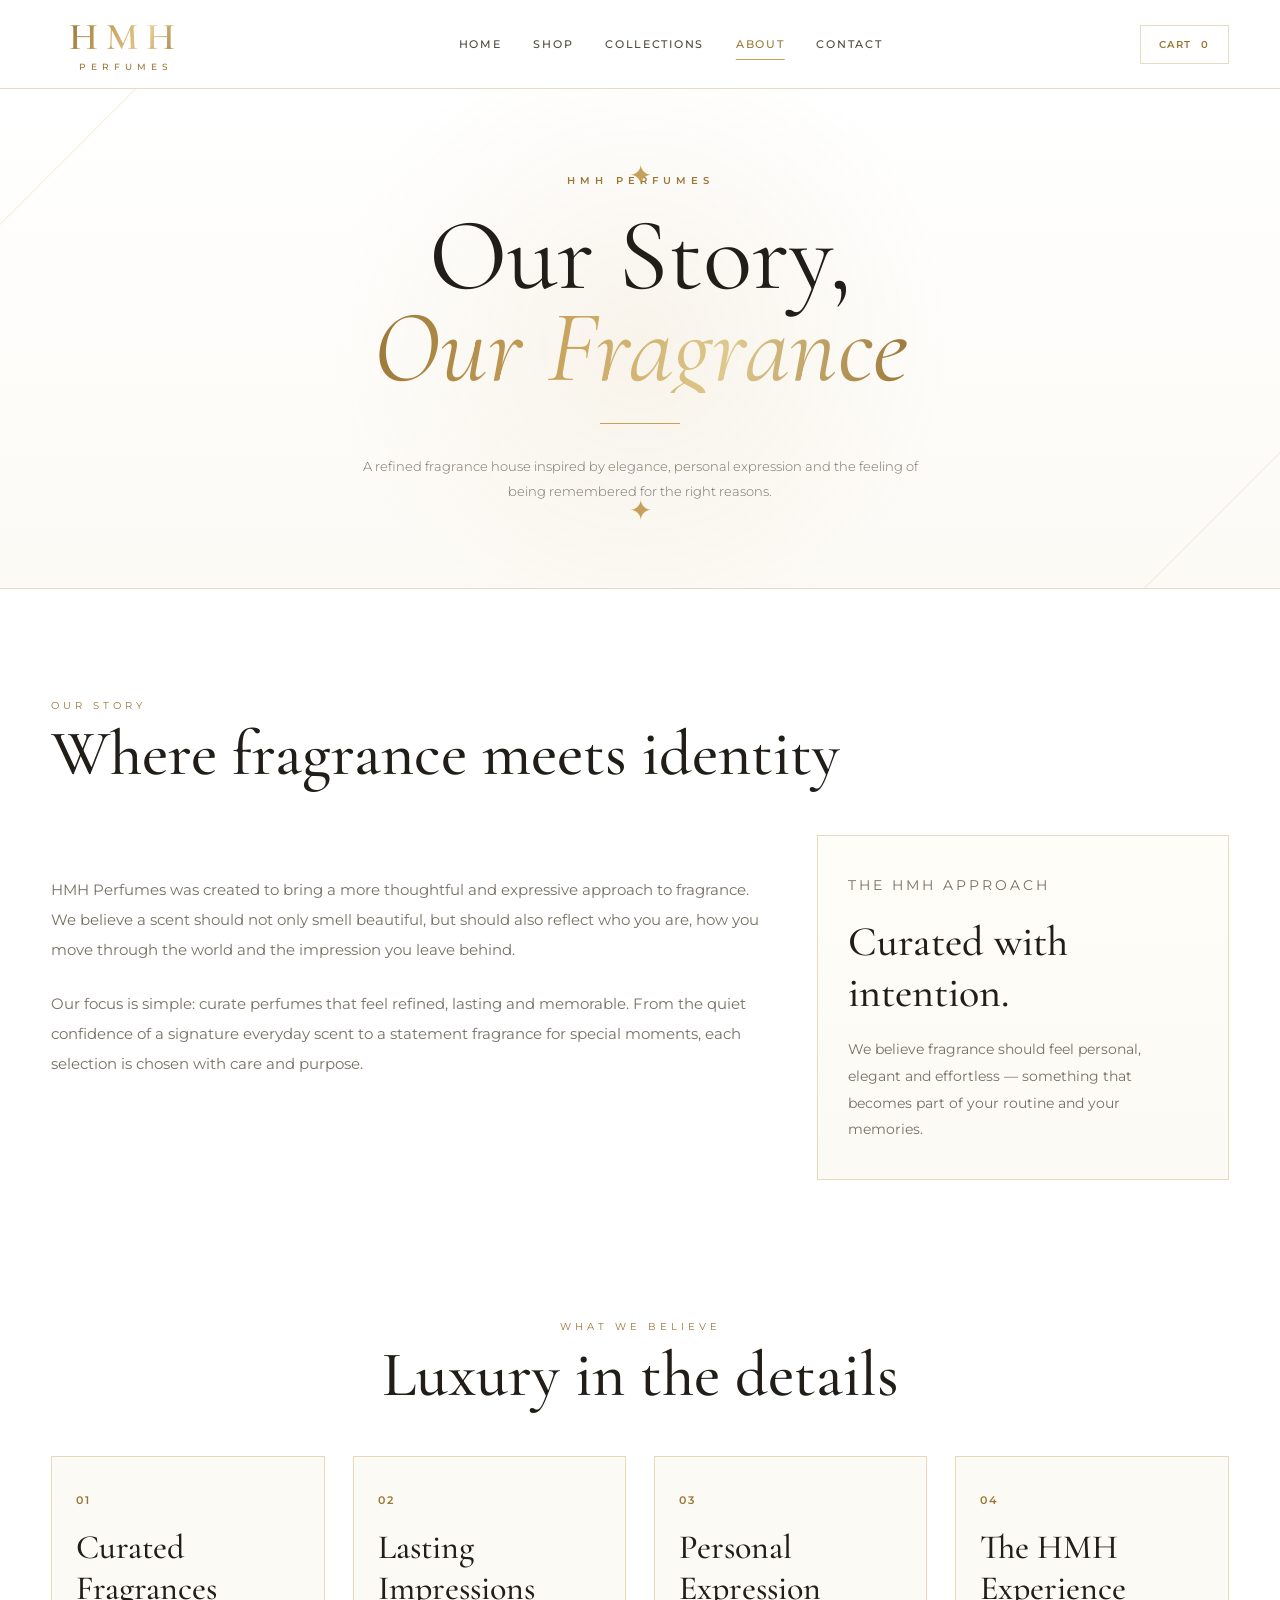
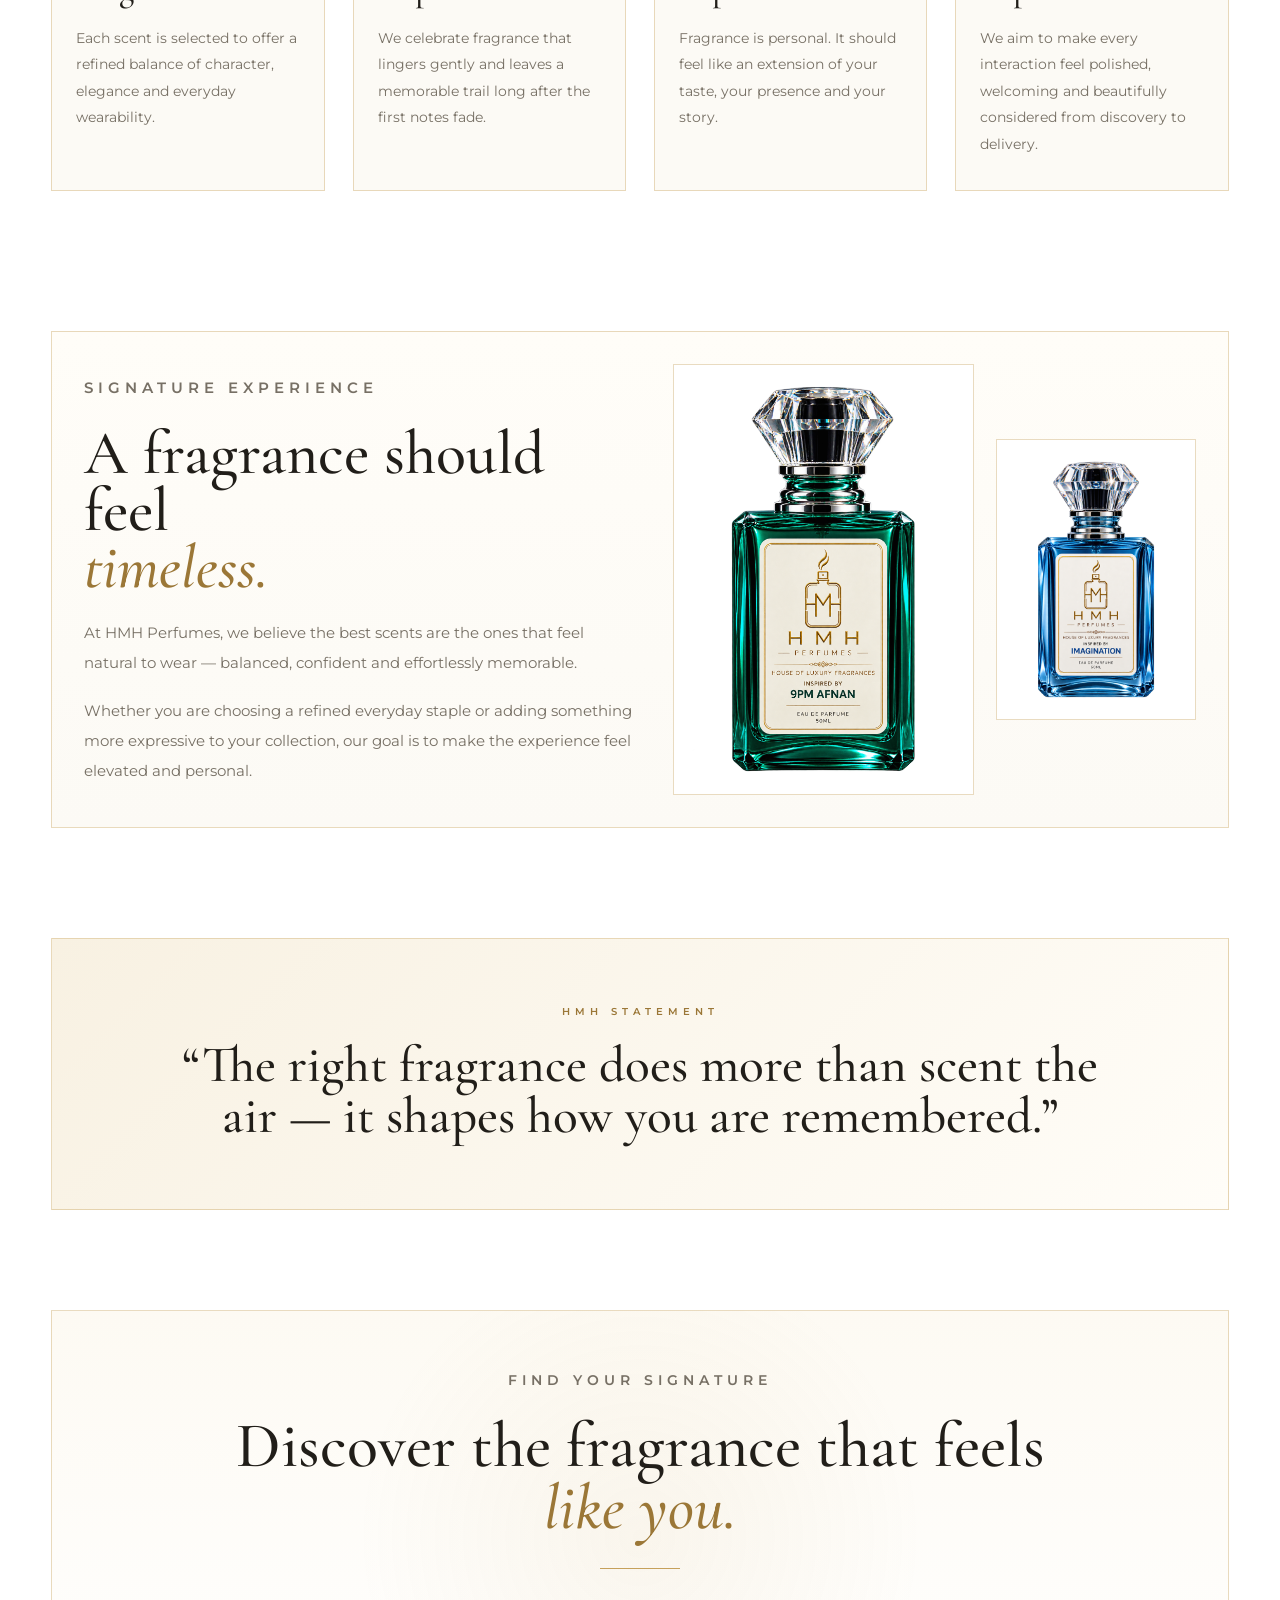
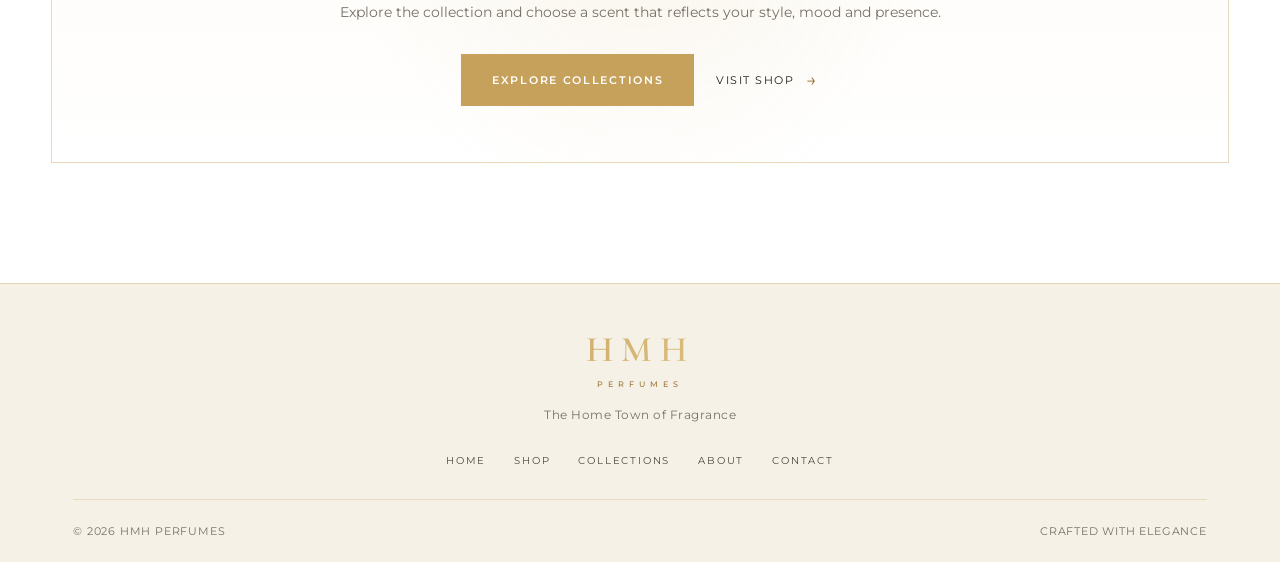
<file: about.html>
﻿<!DOCTYPE html>
<html lang="en">
<head>
    <meta charset="UTF-8">
    <meta name="viewport" content="width=device-width, initial-scale=1.0">

    <title>About | HMH Perfumes</title>

    <link rel="preconnect" href="https://fonts.googleapis.com">
    <link rel="preconnect" href="https://fonts.gstatic.com" crossorigin>

    <link
        href="https://fonts.googleapis.com/css2?family=Cormorant+Garamond:wght@400;500;600;700&family=Montserrat:wght@300;400;500;600&display=swap"
        rel="stylesheet"
    >

    <link rel="stylesheet" href="about.css">
</head>
<body>

    <header class="site-header">

        <div class="header-inner">

            <a href="index.html" class="brand">
                <span class="brand-main">HMH</span>
                <span class="brand-sub">PERFUMES</span>
            </a>

            <nav class="main-nav">
                <a href="index.html">Home</a>
                <a href="shop.html">Shop</a>
                <a href="categories.html">Collections</a>
                <a href="about.html" class="active">About</a>
                <a href="contact.html">Contact</a>
            </nav>

            <a href="cart.html" class="cart-link">
                Cart <span class="cart-count">0</span>
            </a>

        </div>

    </header>

    <main>

        <section class="page-hero">

            <div class="ornament top-ornament">✦</div>

            <p class="eyebrow">HMH PERFUMES</p>

            <h1>
                Our Story,
                <span>Our Fragrance</span>
            </h1>

            <div class="gold-line"></div>

            <p class="hero-description">
                A refined fragrance house inspired by elegance, personal expression and the feeling of being remembered for the right reasons.
            </p>

            <div class="ornament bottom-ornament">✦</div>

        </section>

        <section class="story-section">

            <div class="section-heading">
                <p>OUR STORY</p>
                <h2>Where fragrance meets identity</h2>
            </div>

            <div class="story-grid">

                <div class="story-copy">
                    <p>
                        HMH Perfumes was created to bring a more thoughtful and expressive approach to fragrance.
                        We believe a scent should not only smell beautiful, but should also reflect who you are, how you move through the world and the impression you leave behind.
                    </p>

                    <p>
                        Our focus is simple: curate perfumes that feel refined, lasting and memorable. From the quiet confidence of a signature everyday scent to a statement fragrance for special moments, each selection is chosen with care and purpose.
                    </p>
                </div>

                <div class="story-panel">
                    <p class="mini-label">THE HMH APPROACH</p>
                    <h3>Curated with intention.</h3>
                    <p>
                        We believe fragrance should feel personal, elegant and effortless — something that becomes part of your routine and your memories.
                    </p>
                </div>

            </div>

        </section>

        <section class="philosophy-section">

            <div class="section-heading centered">
                <p>WHAT WE BELIEVE</p>
                <h2>Luxury in the details</h2>
            </div>

            <div class="philosophy-grid">

                <article class="philosophy-card">
                    <span class="card-number">01</span>
                    <h3>Curated Fragrances</h3>
                    <p>
                        Each scent is selected to offer a refined balance of character, elegance and everyday wearability.
                    </p>
                </article>

                <article class="philosophy-card">
                    <span class="card-number">02</span>
                    <h3>Lasting Impressions</h3>
                    <p>
                        We celebrate fragrance that lingers gently and leaves a memorable trail long after the first notes fade.
                    </p>
                </article>

                <article class="philosophy-card">
                    <span class="card-number">03</span>
                    <h3>Personal Expression</h3>
                    <p>
                        Fragrance is personal. It should feel like an extension of your taste, your presence and your story.
                    </p>
                </article>

                <article class="philosophy-card">
                    <span class="card-number">04</span>
                    <h3>The HMH Experience</h3>
                    <p>
                        We aim to make every interaction feel polished, welcoming and beautifully considered from discovery to delivery.
                    </p>
                </article>

            </div>

        </section>

        <section class="experience-section">

            <div class="experience-content">

                <div class="experience-copy">
                    <p class="eyebrow">SIGNATURE EXPERIENCE</p>
                    <h2>
                        A fragrance should feel
                        <span>timeless.</span>
                    </h2>

                    <p>
                        At HMH Perfumes, we believe the best scents are the ones that feel natural to wear — balanced, confident and effortlessly memorable.
                    </p>

                    <p>
                        Whether you are choosing a refined everyday staple or adding something more expressive to your collection, our goal is to make the experience feel elevated and personal.
                    </p>
                </div>

                <div class="experience-visual">
                    <div class="visual-card main-card">
                        <img
                            src="images/eb234a7c-7804-4485-a522-682d16050d8d.png"
                            alt="HMH fragrance bottle"
                        >
                    </div>

                    <div class="visual-card side-card">
                        <img
                            src="images/53cffe72-a68c-437d-a3b4-0e9c0e7a6394.png"
                            alt="HMH fragrance bottle"
                        >
                    </div>
                </div>

            </div>

        </section>

        <section class="quote-section">
            <div class="quote-inner">
                <p class="eyebrow">HMH STATEMENT</p>
                <blockquote>
                    “The right fragrance does more than scent the air — it shapes how you are remembered.”
                </blockquote>
            </div>
        </section>

        <section class="cta-section">
            <div class="cta-inner">
                <p class="eyebrow">FIND YOUR SIGNATURE</p>
                <h2>
                    Discover the fragrance that feels
                    <span>like you.</span>
                </h2>
                <div class="gold-line"></div>
                <p>
                    Explore the collection and choose a scent that reflects your style, mood and presence.
                </p>
                <div class="cta-actions">
                    <a href="categories.html" class="gold-btn">Explore Collections</a>
                    <a href="shop.html" class="text-btn">Visit Shop <span>→</span></a>
                </div>
            </div>
        </section>

    </main>

    <footer class="site-footer">

        <div class="footer-brand">
            <div class="brand-main">HMH</div>
            <div class="brand-sub">PERFUMES</div>
            <p>The Home Town of Fragrance</p>
        </div>

        <div class="footer-links">
            <a href="index.html">Home</a>
            <a href="shop.html">Shop</a>
            <a href="categories.html">Collections</a>
            <a href="about.html">About</a>
            <a href="contact.html">Contact</a>
        </div>

        <div class="footer-bottom">
            <span>© 2026 HMH Perfumes</span>
            <span>Crafted with elegance</span>
        </div>

    </footer>

    <script src="about.js"></script>
</body>
</html>
</file>
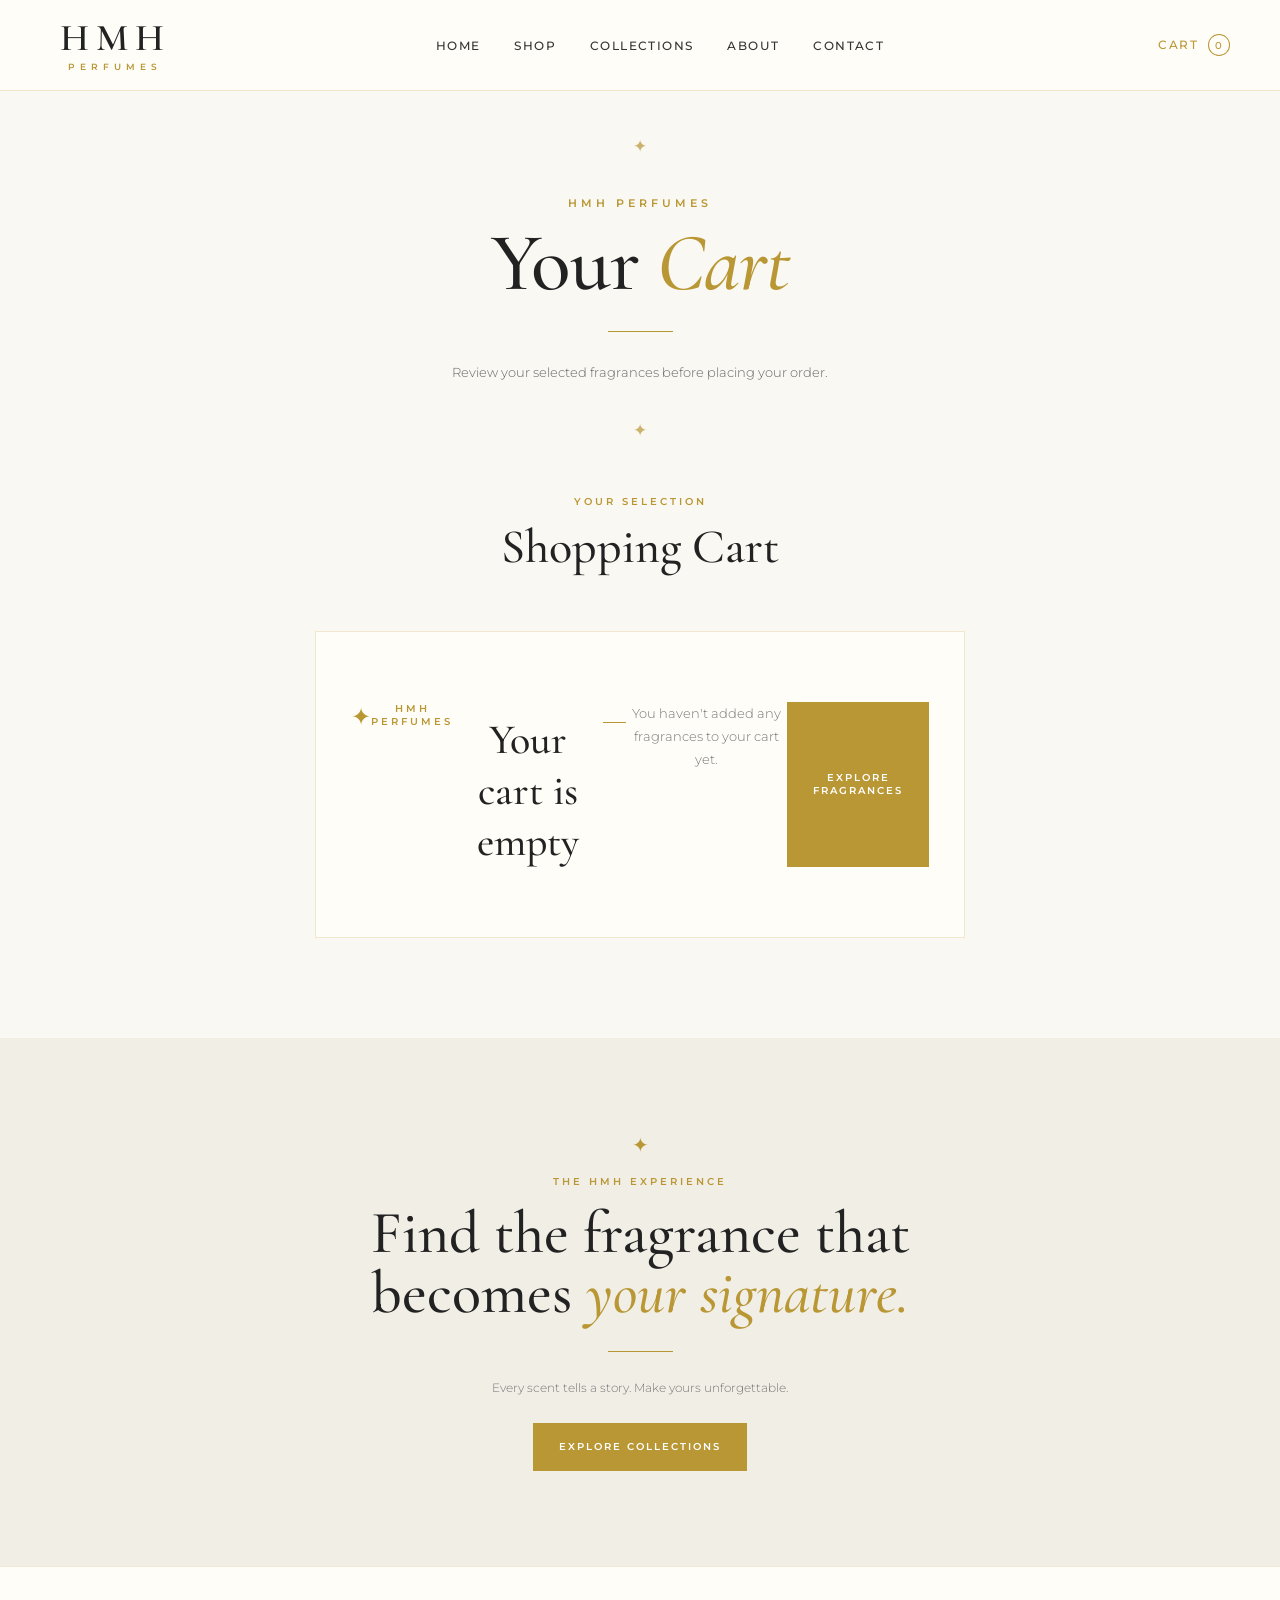
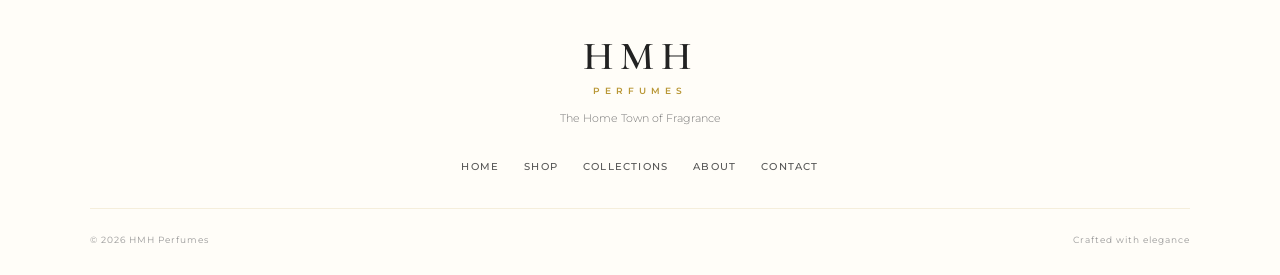
<file: cart.html>
<!DOCTYPE html>
<html lang="en">
<head>
    <meta charset="UTF-8">
    <meta name="viewport" content="width=device-width, initial-scale=1.0">

    <title>Your Cart | HMH Perfumes</title>

    <link rel="preconnect" href="https://fonts.googleapis.com">
    <link rel="preconnect" href="https://fonts.gstatic.com" crossorigin>

    <link href="https://fonts.googleapis.com/css2?family=Cormorant+Garamond:wght@400;500;600;700&family=Montserrat:wght@300;400;500;600&display=swap" rel="stylesheet">

    <link rel="stylesheet" href="cart.css">
</head>

<body>

<header class="site-header">
    <div class="header-inner">

        <a href="index.html" class="brand">
            <span class="brand-main">HMH</span>
            <span class="brand-sub">PERFUMES</span>
        </a>

        <nav class="main-nav">
            <a href="index.html">Home</a>
            <a href="shop.html">Shop</a>
            <a href="categories.html">Collections</a>
            <a href="about.html">About</a>
            <a href="contact.html">Contact</a>
        </nav>

        <a href="cart.html" class="cart-link active">
            Cart <span class="cart-count">0</span>
        </a>

    </div>
</header>


<!-- HERO -->

<section class="page-hero">

    <div class="ornament top-ornament">✦</div>

    <p class="eyebrow">HMH PERFUMES</p>

    <h1>Your <span>Cart</span></h1>

    <div class="gold-line"></div>

    <p class="hero-description">
        Review your selected fragrances before placing your order.
    </p>

    <div class="ornament bottom-ornament">✦</div>

</section>


<!-- CART -->

<section class="cart-section">

    <div class="section-heading">
        <p>YOUR SELECTION</p>
        <h2>Shopping Cart</h2>
    </div>


    <!-- EMPTY CART -->

    <div id="emptyCart" class="empty-cart">

        <div class="empty-icon">✦</div>

        <p class="empty-label">HMH PERFUMES</p>

        <h3>Your cart is empty</h3>

        <div class="empty-line"></div>

        <p>
            You haven't added any fragrances to your cart yet.
        </p>

        <a href="shop.html" class="gold-button">
            Explore Fragrances
        </a>

    </div>


    <!-- CART CONTENT -->

    <div id="cartContent" class="cart-content">

        <div id="cartItems" class="cart-items"></div>

        <div class="customer-details">
            <div class="summary-heading">
                <p>CUSTOMER DETAILS</p>
                <h3>Delivery Details</h3>
            </div>

            <div class="customer-grid">
                <div class="customer-field">
                    <label for="customerName">Full Name</label>
                    <input id="customerName" name="customerName" type="text" required>
                </div>

                <div class="customer-field">
                    <label for="customerPhone">Phone / WhatsApp</label>
                    <input id="customerPhone" name="customerPhone" type="tel" required>
                </div>

                <div class="customer-field">
                    <label for="customerCity">City</label>
                    <input id="customerCity" name="customerCity" type="text" required>
                </div>

                <div class="customer-field">
                    <label for="customerAddress">Delivery Address</label>
                    <textarea id="customerAddress" name="customerAddress" rows="4" required></textarea>
                </div>
            </div>
        </div>

        <!-- SUMMARY -->

        <div class="cart-summary">

            <div class="summary-heading">
                <p>ORDER SUMMARY</p>
                <h3>Your Selection</h3>
            </div>

            <div class="summary-row">
                <span>Subtotal</span>
                <strong id="cartSubtotal">PKR 0</strong>
            </div>

            <div class="summary-row">
                <span>Delivery</span>
                <span>Calculated on WhatsApp</span>
            </div>

            <div class="summary-line"></div>

            <div class="summary-total">
                <span>Total</span>
                <strong id="cartTotal">PKR 0</strong>
            </div>

            <button
                type="button"
                class="checkout-button"
                onclick="checkoutWhatsApp()"
            >
                Confirm Order on WhatsApp
            </button>

            <button
                type="button"
                class="clear-button"
                onclick="clearCart()"
            >
                Clear Cart
            </button>

        </div>

    </div>

</section>


<!-- LUXURY CTA -->

<section class="luxury-cta">

    <div class="cta-ornament">✦</div>

    <p>THE HMH EXPERIENCE</p>

    <h2>
        Find the fragrance that becomes
        <span>your signature.</span>
    </h2>

    <div class="gold-line"></div>

    <p class="cta-text">
        Every scent tells a story. Make yours unforgettable.
    </p>

    <a href="categories.html" class="gold-button">
        Explore Collections
    </a>

</section>


<!-- FOOTER -->

<footer class="site-footer">

    <div class="footer-brand">

        <div class="brand-main">HMH</div>

        <div class="brand-sub">PERFUMES</div>

        <p>The Home Town of Fragrance</p>

    </div>


    <div class="footer-links">

        <a href="index.html">Home</a>
        <a href="shop.html">Shop</a>
        <a href="categories.html">Collections</a>
        <a href="about.html">About</a>
        <a href="contact.html">Contact</a>

    </div>


    <div class="footer-bottom">

        <span>© 2026 HMH Perfumes</span>

        <span>Crafted with elegance</span>

    </div>

</footer>


<script src="cart.js"></script>

</body>
</html>
</file>
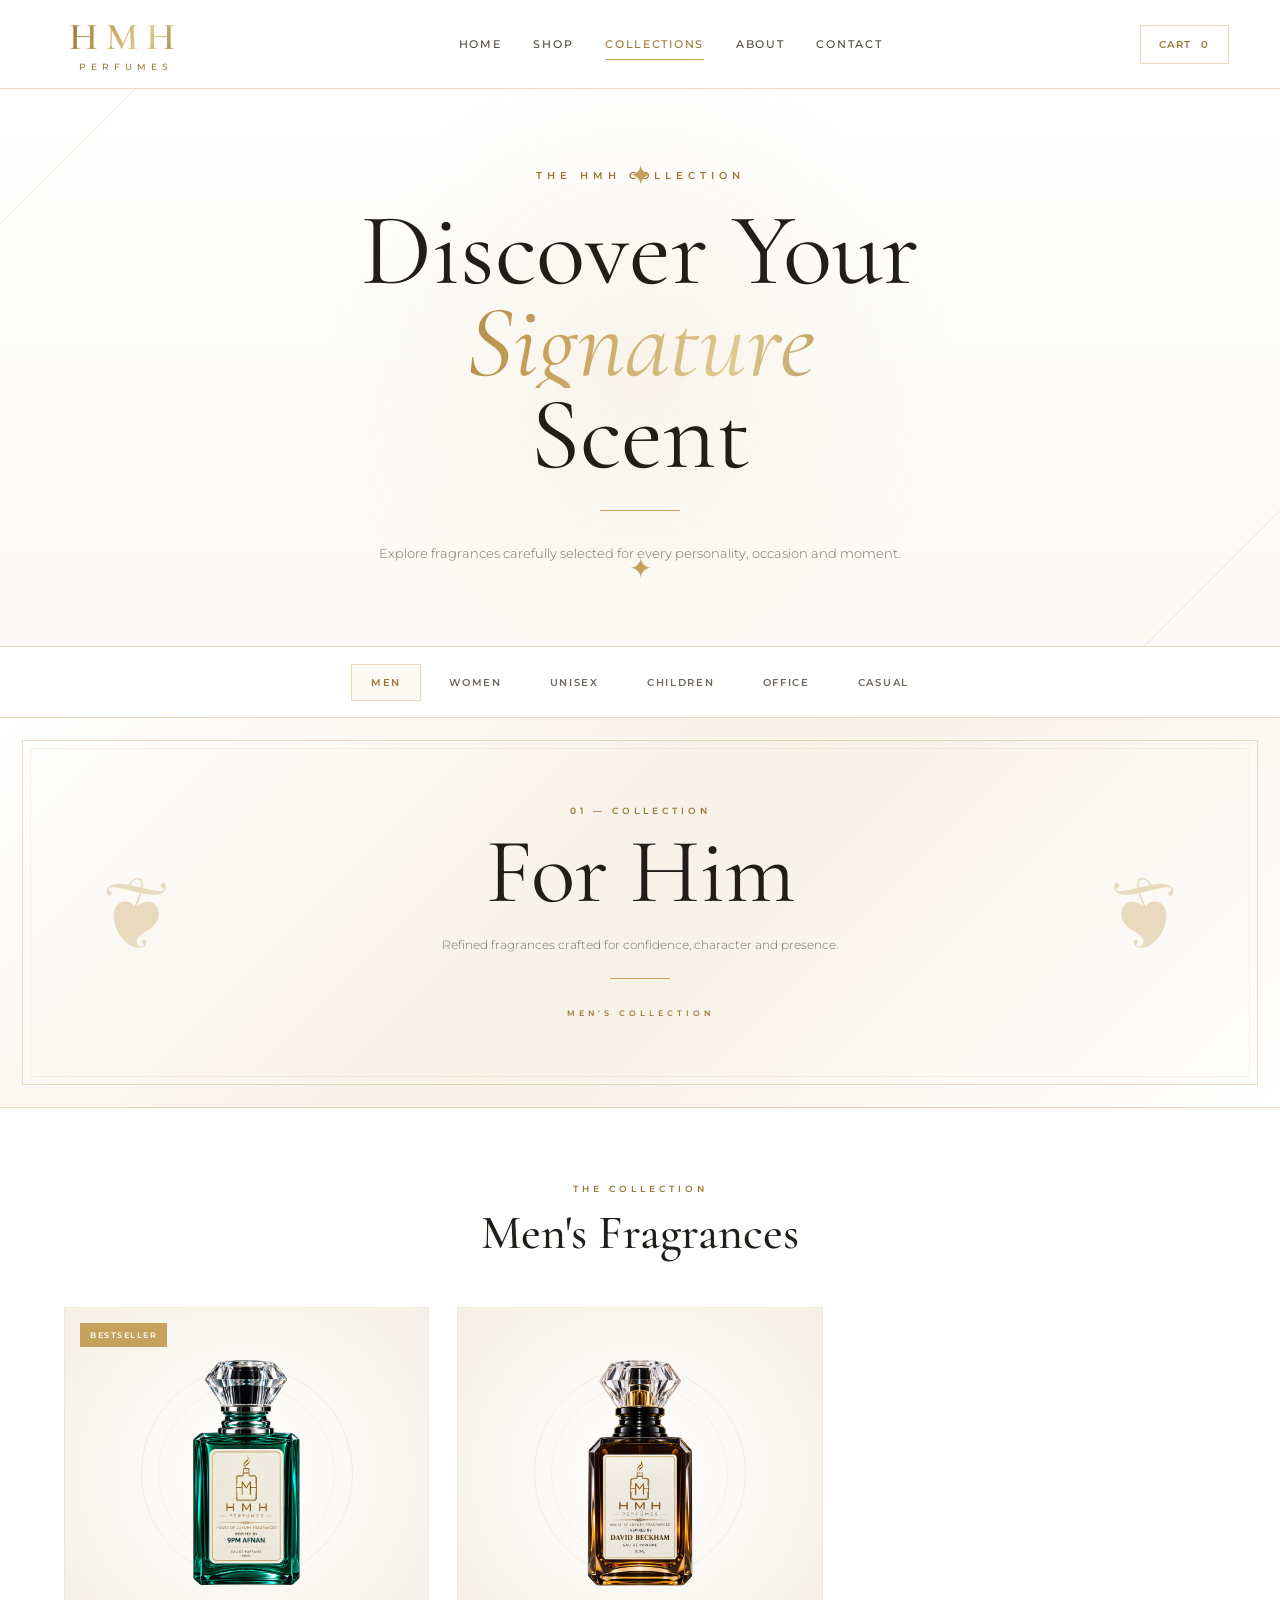
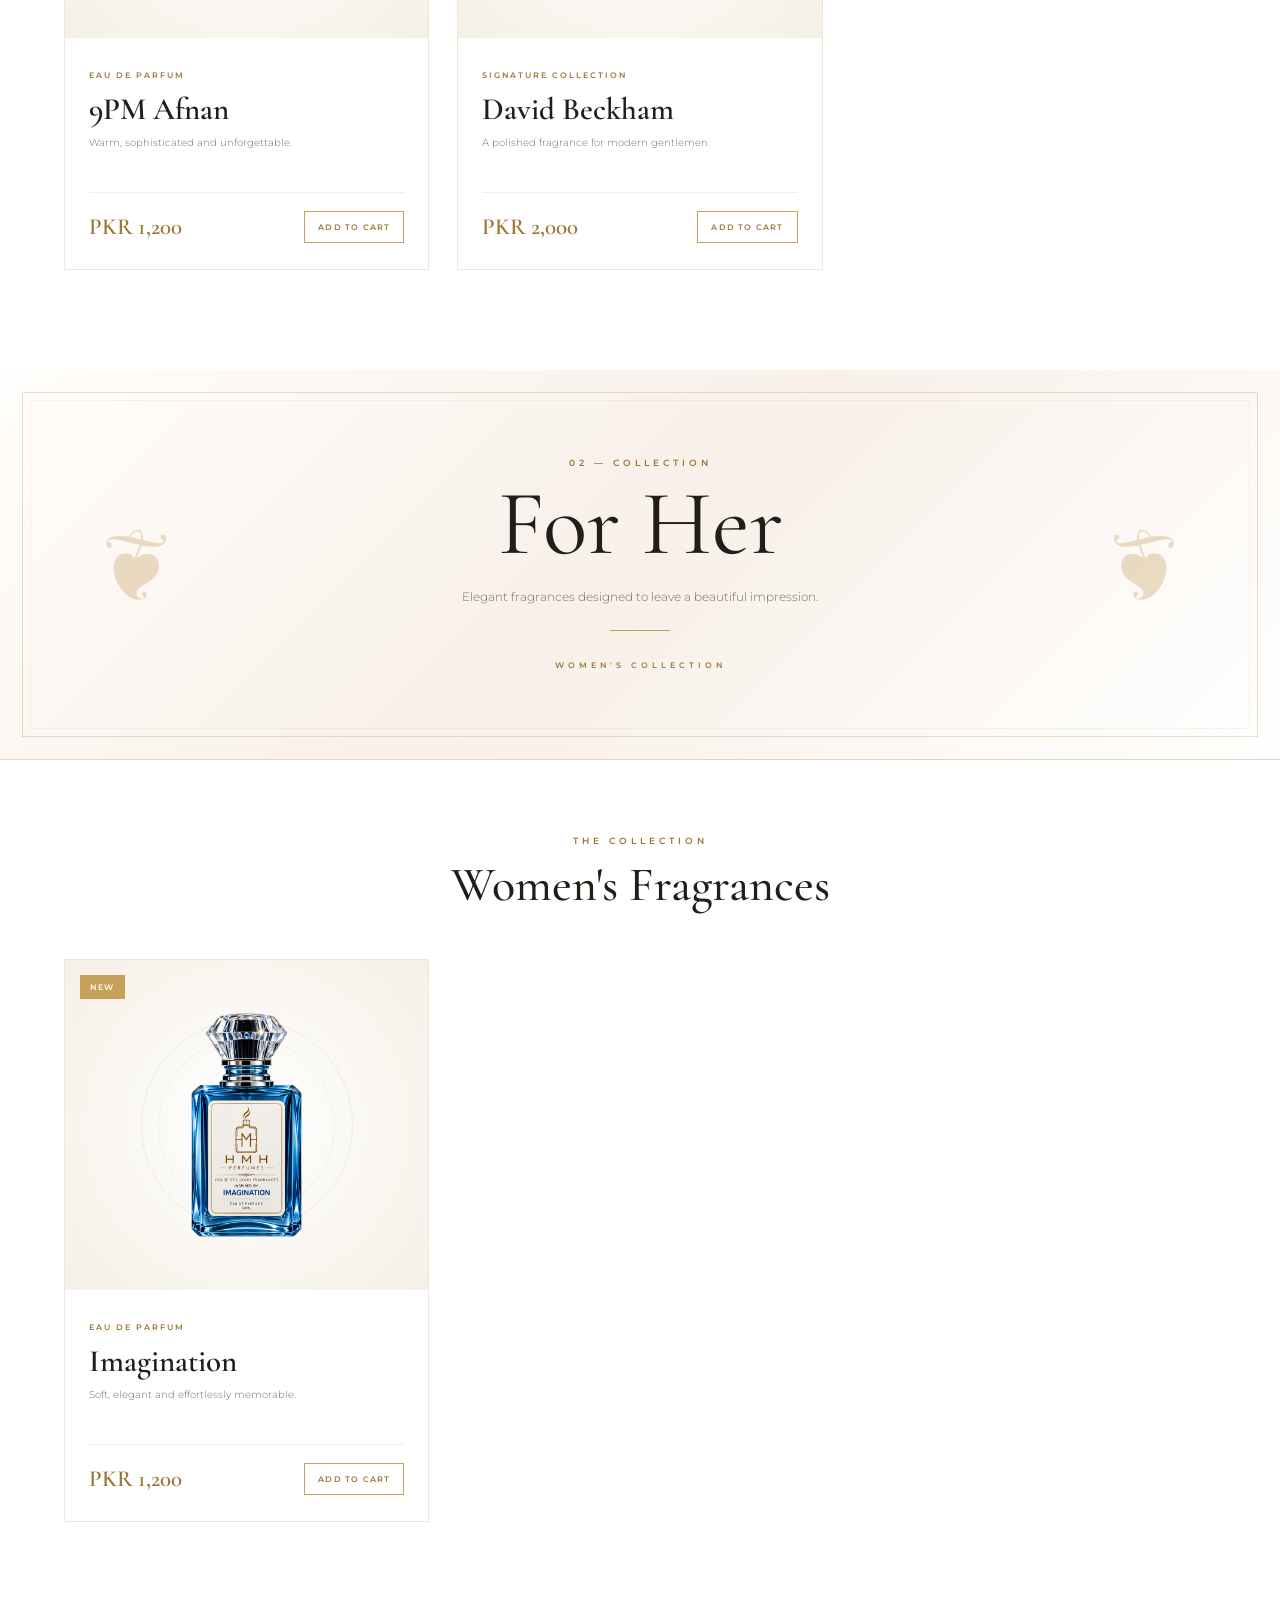
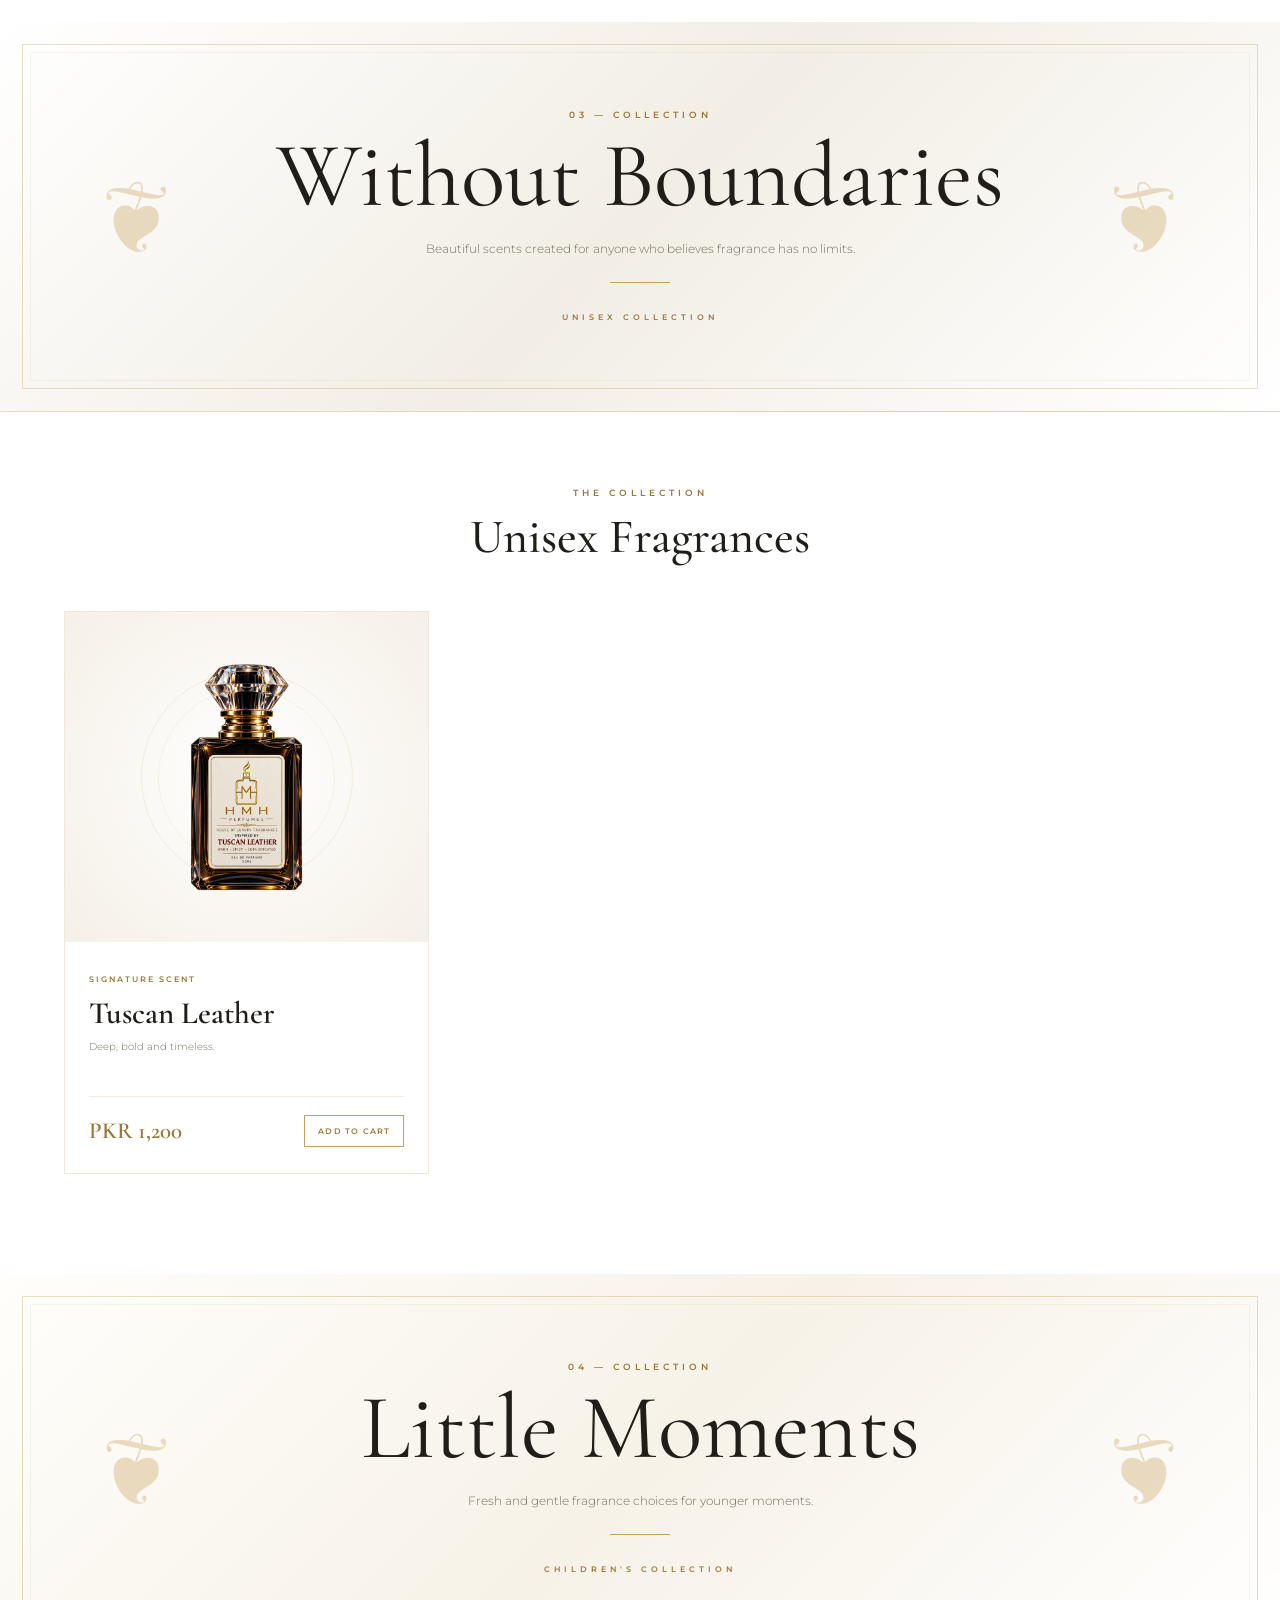
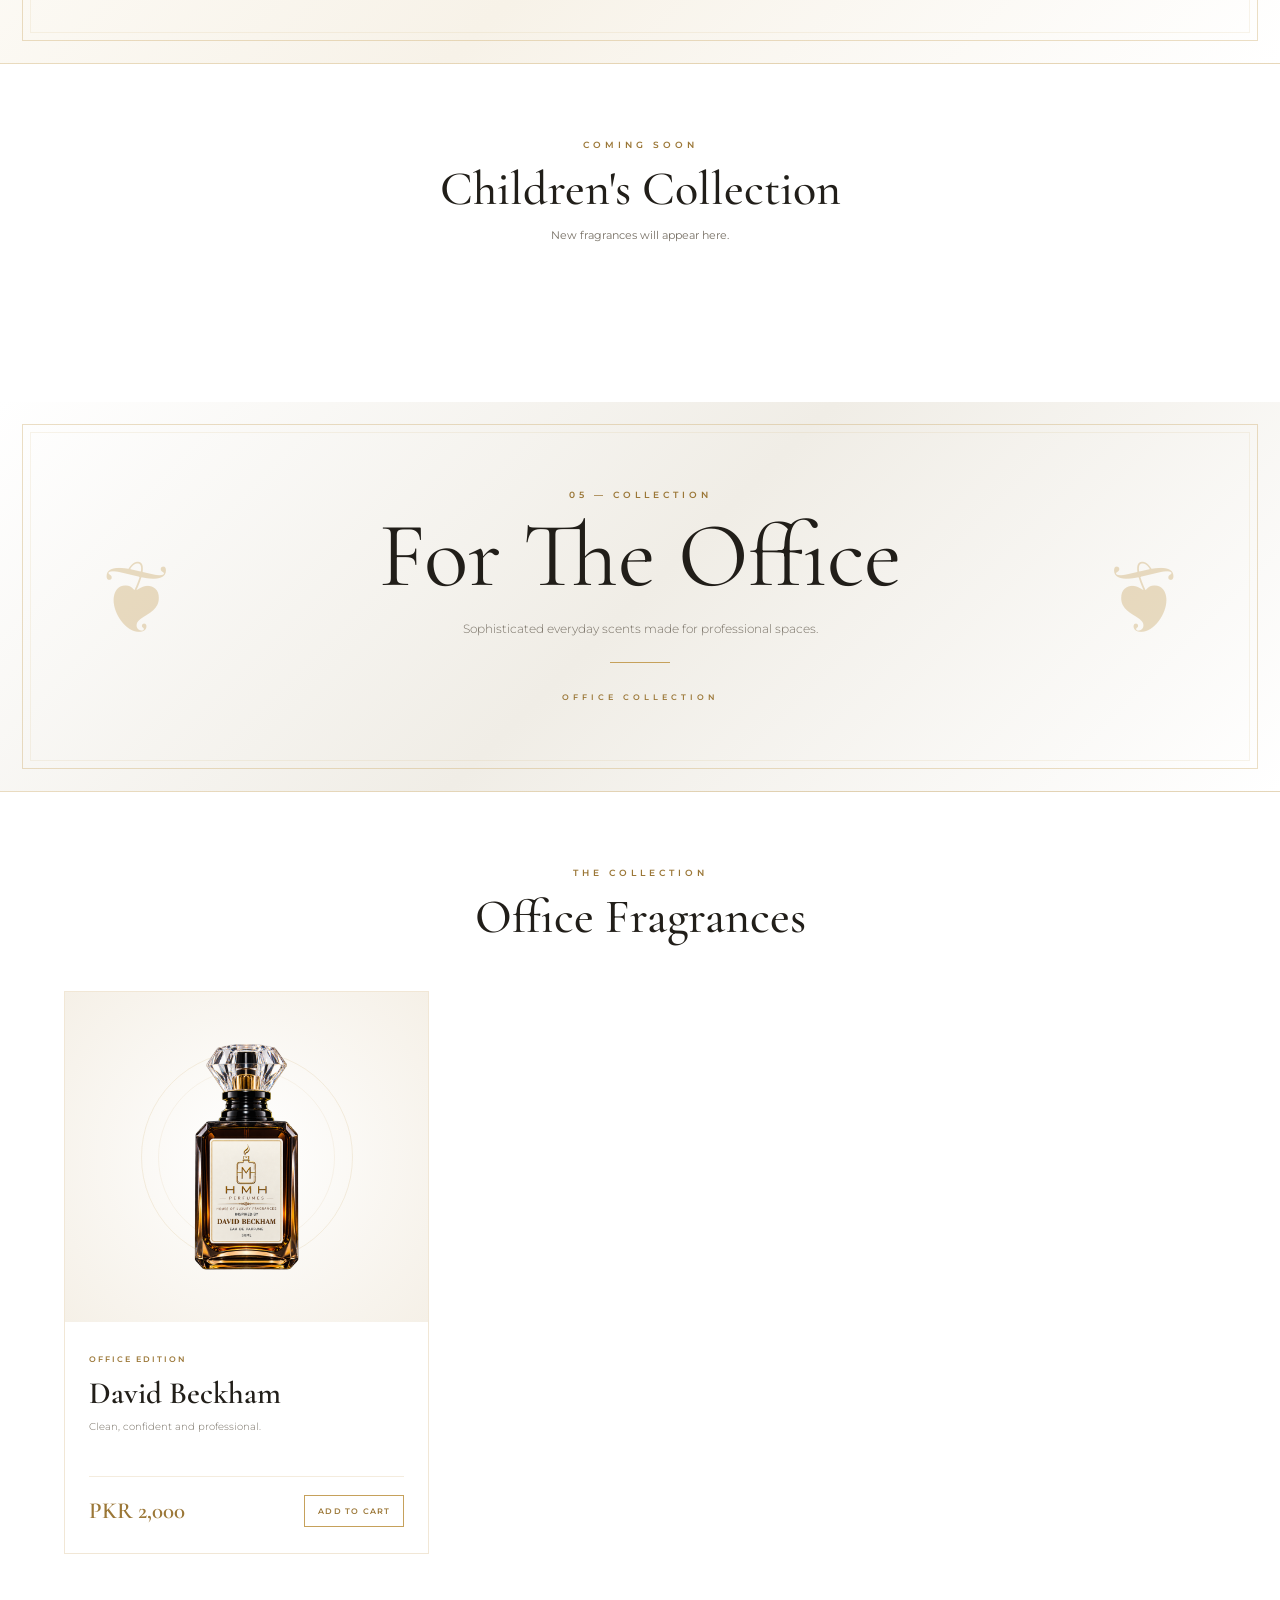
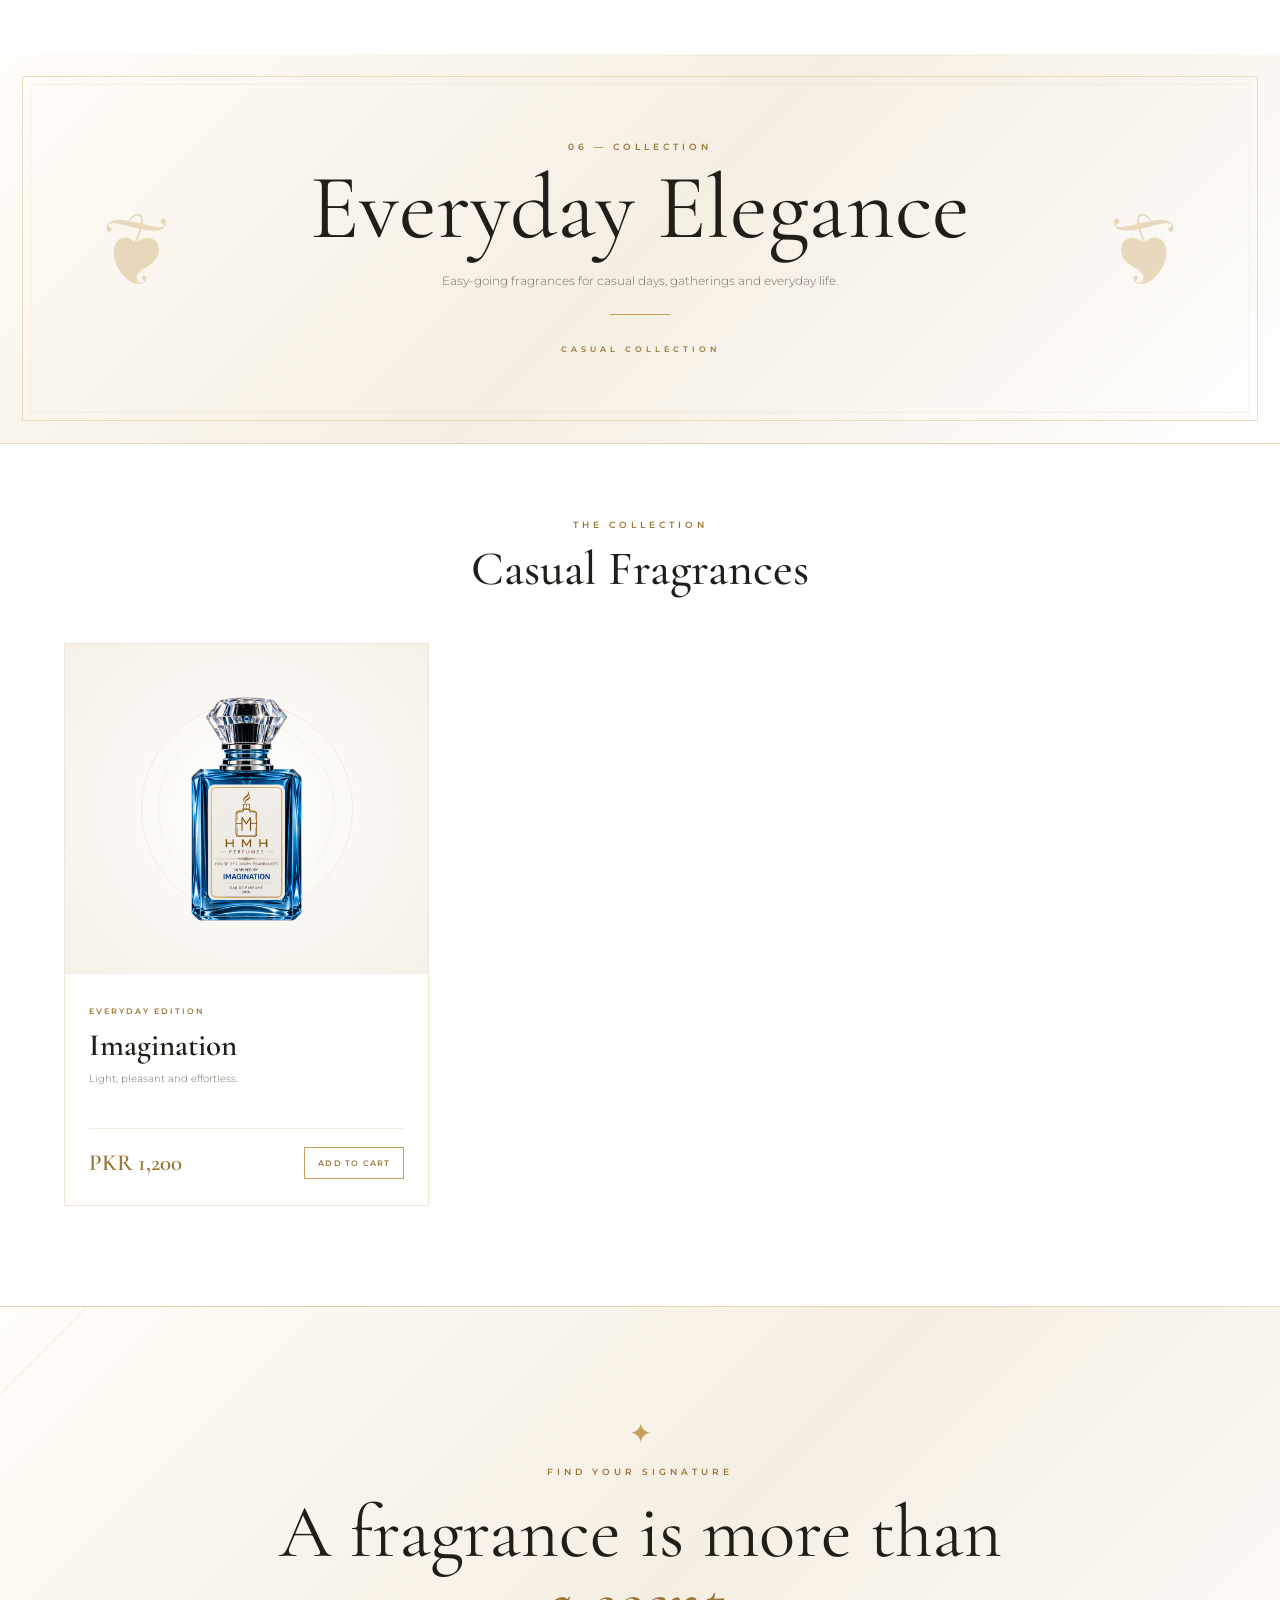
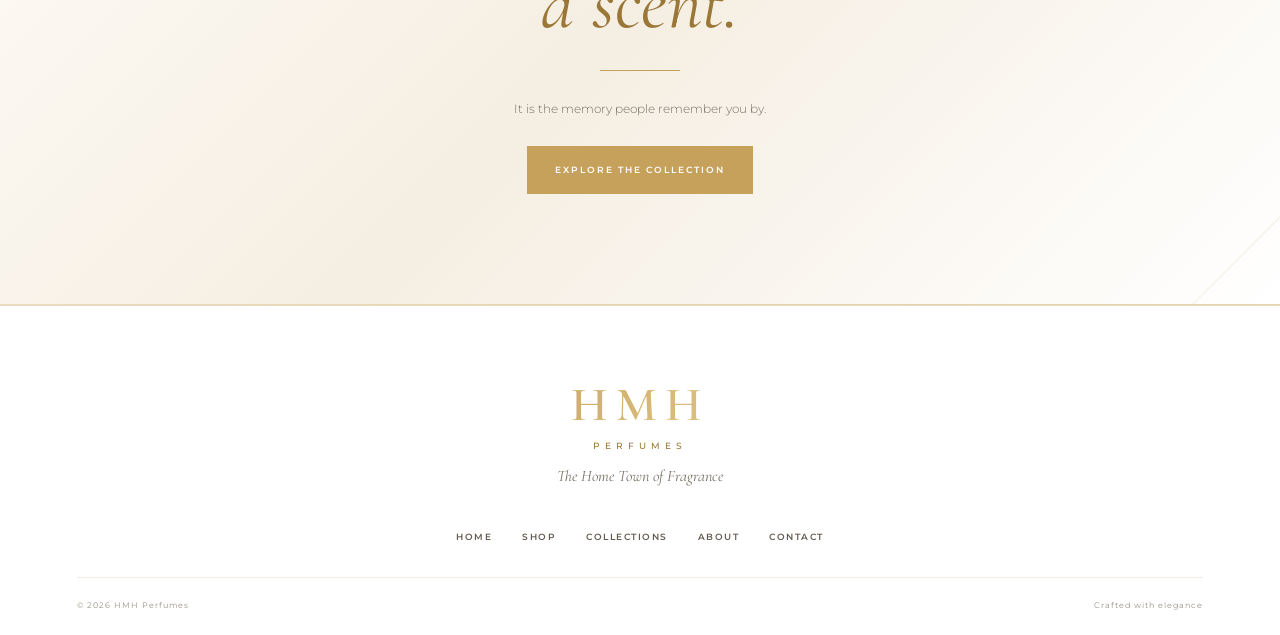
<file: categories.html>
<!DOCTYPE html>
<html lang="en">
<head>
    <meta charset="UTF-8">
    <meta name="viewport" content="width=device-width, initial-scale=1.0">

    <title>Collections | HMH Perfumes</title>

    <!-- Google Fonts -->
    <link rel="preconnect" href="https://fonts.googleapis.com">
    <link rel="preconnect" href="https://fonts.gstatic.com" crossorigin>

    <link href="https://fonts.googleapis.com/css2?family=Cormorant+Garamond:wght@400;500;600;700&family=Montserrat:wght@300;400;500;600&display=swap" rel="stylesheet">

    <link rel="stylesheet" href="categories.css">
</head>

<body>

    <!-- ================= HEADER ================= -->

    <header class="site-header">

        <div class="header-inner">

            <a href="index.html" class="brand">
                <span class="brand-main">HMH</span>
                <span class="brand-sub">PERFUMES</span>
            </a>

            <nav class="main-nav">

                <a href="index.html">Home</a>
                <a href="shop.html">Shop</a>
                <a href="categories.html" class="active">Collections</a>
                <a href="about.html">About</a>
                <a href="contact.html">Contact</a>

            </nav>

            <a href="cart.html" class="cart-link">
                Cart <span class="cart-count">0</span>
            </a>

        </div>

    </header>


    <!-- ================= PAGE HERO ================= -->

    <section class="page-hero">

        <div class="ornament top-ornament">✦</div>

        <p class="eyebrow">THE HMH COLLECTION</p>

        <h1>
            Discover Your
            <span>Signature</span>
            Scent
        </h1>

        <div class="gold-line"></div>

        <p class="hero-description">
            Explore fragrances carefully selected for every personality,
            occasion and moment.
        </p>

        <div class="ornament bottom-ornament">✦</div>

    </section>


    <!-- ================= CATEGORY NAV ================= -->

    <section class="category-navigation">

        <div class="category-nav-inner">

            <button class="category-btn active" data-target="men">
                Men
            </button>

            <button class="category-btn" data-target="women">
                Women
            </button>

            <button class="category-btn" data-target="unisex">
                Unisex
            </button>

            <button class="category-btn" data-target="children">
                Children
            </button>

            <button class="category-btn" data-target="office">
                Office
            </button>

            <button class="category-btn" data-target="casual">
                Casual
            </button>

        </div>

    </section>


    <!-- ================= MEN ================= -->

    <section class="collection-section" id="men">

        <div class="collection-banner">

            <div class="banner-decoration left">❦</div>

            <div class="banner-content">

                <span>01 — COLLECTION</span>

                <h2>For Him</h2>

                <p>
                    Refined fragrances crafted for confidence,
                    character and presence.
                </p>

                <div class="banner-line"></div>

                <small>MEN'S COLLECTION</small>

            </div>

            <div class="banner-decoration right">❦</div>

        </div>


        <div class="products-wrapper">

            <div class="section-heading">

                <p>THE COLLECTION</p>

                <h3>Men's Fragrances</h3>

            </div>


            <div class="product-grid">

                <!-- PRODUCT -->

                <article class="product-card">

                    <div class="product-image">

                        <span class="product-badge">
                            BESTSELLER
                        </span>

                        <img
                            src="images/eb234a7c-7804-4485-a522-682d16050d8d.png"
                            alt="9PM Afnan"
                        >

                    </div>

                    <div class="product-info">

                        <span class="product-type">
                            EAU DE PARFUM
                        </span>

                        <h4>9PM Afnan</h4>

                        <p>
                            Warm, sophisticated and unforgettable.
                        </p>

                        <div class="product-bottom">

                            <strong>PKR 1,200</strong>

                            <button
                                class="add-cart"
                                data-name="9PM Afnan"
                                data-price="1200"
                            >
                                Add to Cart
                            </button>

                        </div>

                    </div>

                </article>


                <!-- PRODUCT -->

                <article class="product-card">

                    <div class="product-image">

                        <img
                            src="images/1832019a-c9d7-4a5f-a415-eadae083928e.png"
                            alt="David Beckham"
                        >

                    </div>

                    <div class="product-info">

                        <span class="product-type">
                            SIGNATURE COLLECTION
                        </span>

                        <h4>David Beckham</h4>

                        <p>
                            A polished fragrance for modern gentlemen.
                        </p>

                        <div class="product-bottom">

                            <strong>PKR 2,000</strong>

                            <button
                                class="add-cart"
                                data-name="David Beckham"
                                data-price="2000"
                            >
                                Add to Cart
                            </button>

                        </div>

                    </div>

                </article>

            </div>

        </div>

    </section>


    <!-- ================= WOMEN ================= -->

    <section class="collection-section" id="women">

        <div class="collection-banner women-banner">

            <div class="banner-decoration left">❦</div>

            <div class="banner-content">

                <span>02 — COLLECTION</span>

                <h2>For Her</h2>

                <p>
                    Elegant fragrances designed to leave
                    a beautiful impression.
                </p>

                <div class="banner-line"></div>

                <small>WOMEN'S COLLECTION</small>

            </div>

            <div class="banner-decoration right">❦</div>

        </div>


        <div class="products-wrapper">

            <div class="section-heading">

                <p>THE COLLECTION</p>

                <h3>Women's Fragrances</h3>

            </div>


            <div class="product-grid">

                <article class="product-card">

                    <div class="product-image">

                        <span class="product-badge">
                            NEW
                        </span>

                        <img
                            src="images/53cffe72-a68c-437d-a3b4-0e9c0e7a6394.png"
                            alt="Imagination"
                        >

                    </div>

                    <div class="product-info">

                        <span class="product-type">
                            EAU DE PARFUM
                        </span>

                        <h4>Imagination</h4>

                        <p>
                            Soft, elegant and effortlessly memorable.
                        </p>

                        <div class="product-bottom">

                            <strong>PKR 1,200</strong>

                            <button
                                class="add-cart"
                                data-name="Imagination"
                                data-price="1200"
                            >
                                Add to Cart
                            </button>

                        </div>

                    </div>

                </article>

            </div>

        </div>

    </section>


    <!-- ================= UNISEX ================= -->

    <section class="collection-section" id="unisex">

        <div class="collection-banner unisex-banner">

            <div class="banner-decoration left">❦</div>

            <div class="banner-content">

                <span>03 — COLLECTION</span>

                <h2>Without Boundaries</h2>

                <p>
                    Beautiful scents created for anyone
                    who believes fragrance has no limits.
                </p>

                <div class="banner-line"></div>

                <small>UNISEX COLLECTION</small>

            </div>

            <div class="banner-decoration right">❦</div>

        </div>


        <div class="products-wrapper">

            <div class="section-heading">

                <p>THE COLLECTION</p>

                <h3>Unisex Fragrances</h3>

            </div>


            <div class="product-grid">

                <article class="product-card">

                    <div class="product-image">

                        <img
                            src="images/d34f3a82-3964-4421-888d-22a8f9772a6f.png"
                            alt="Tuscan Leather"
                        >

                    </div>

                    <div class="product-info">

                        <span class="product-type">
                            SIGNATURE SCENT
                        </span>

                        <h4>Tuscan Leather</h4>

                        <p>
                            Deep, bold and timeless.
                        </p>

                        <div class="product-bottom">

                            <strong>PKR 1,200</strong>

                            <button
                                class="add-cart"
                                data-name="Tuscan Leather"
                                data-price="1200"
                            >
                                Add to Cart
                            </button>

                        </div>

                    </div>

                </article>

            </div>

        </div>

    </section>


    <!-- ================= CHILDREN ================= -->

    <section class="collection-section" id="children">

        <div class="collection-banner children-banner">

            <div class="banner-decoration left">❦</div>

            <div class="banner-content">

                <span>04 — COLLECTION</span>

                <h2>Little Moments</h2>

                <p>
                    Fresh and gentle fragrance choices
                    for younger moments.
                </p>

                <div class="banner-line"></div>

                <small>CHILDREN'S COLLECTION</small>

            </div>

            <div class="banner-decoration right">❦</div>

        </div>


        <div class="products-wrapper empty-products">

            <div class="section-heading">

                <p>COMING SOON</p>

                <h3>Children's Collection</h3>

                <span>
                    New fragrances will appear here.
                </span>

            </div>

        </div>

    </section>


    <!-- ================= OFFICE ================= -->

    <section class="collection-section" id="office">

        <div class="collection-banner office-banner">

            <div class="banner-decoration left">❦</div>

            <div class="banner-content">

                <span>05 — COLLECTION</span>

                <h2>For The Office</h2>

                <p>
                    Sophisticated everyday scents made
                    for professional spaces.
                </p>

                <div class="banner-line"></div>

                <small>OFFICE COLLECTION</small>

            </div>

            <div class="banner-decoration right">❦</div>

        </div>


        <div class="products-wrapper">

            <div class="section-heading">

                <p>THE COLLECTION</p>

                <h3>Office Fragrances</h3>

            </div>


            <div class="product-grid">

                <article class="product-card">

                    <div class="product-image">

                        <img
                            src="images/1832019a-c9d7-4a5f-a415-eadae083928e.png"
                            alt="David Beckham"
                        >

                    </div>

                    <div class="product-info">

                        <span class="product-type">
                            OFFICE EDITION
                        </span>

                        <h4>David Beckham</h4>

                        <p>
                            Clean, confident and professional.
                        </p>

                        <div class="product-bottom">

                            <strong>PKR 2,000</strong>

                            <button
                                class="add-cart"
                                data-name="David Beckham"
                                data-price="2000"
                            >
                                Add to Cart
                            </button>

                        </div>

                    </div>

                </article>

            </div>

        </div>

    </section>


    <!-- ================= CASUAL ================= -->

    <section class="collection-section" id="casual">

        <div class="collection-banner casual-banner">

            <div class="banner-decoration left">❦</div>

            <div class="banner-content">

                <span>06 — COLLECTION</span>

                <h2>Everyday Elegance</h2>

                <p>
                    Easy-going fragrances for casual days,
                    gatherings and everyday life.
                </p>

                <div class="banner-line"></div>

                <small>CASUAL COLLECTION</small>

            </div>

            <div class="banner-decoration right">❦</div>

        </div>


        <div class="products-wrapper">

            <div class="section-heading">

                <p>THE COLLECTION</p>

                <h3>Casual Fragrances</h3>

            </div>


            <div class="product-grid">

                <article class="product-card">

                    <div class="product-image">

                        <img
                            src="images/53cffe72-a68c-437d-a3b4-0e9c0e7a6394.png"
                            alt="Imagination"
                        >

                    </div>

                    <div class="product-info">

                        <span class="product-type">
                            EVERYDAY EDITION
                        </span>

                        <h4>Imagination</h4>

                        <p>
                            Light, pleasant and effortless.
                        </p>

                        <div class="product-bottom">

                            <strong>PKR 1,200</strong>

                            <button
                                class="add-cart"
                                data-name="Imagination"
                                data-price="1200"
                            >
                                Add to Cart
                            </button>

                        </div>

                    </div>

                </article>

            </div>

        </div>

    </section>


    <!-- ================= CTA ================= -->

    <section class="luxury-cta">

        <div class="cta-ornament">✦</div>

        <p>FIND YOUR SIGNATURE</p>

        <h2>
            A fragrance is more than
            <span>a scent.</span>
        </h2>

        <div class="gold-line"></div>

        <p class="cta-text">
            It is the memory people remember you by.
        </p>

        <a href="shop.html" class="gold-button">
            Explore The Collection
        </a>

    </section>


    <!-- ================= FOOTER ================= -->

    <footer class="site-footer">

        <div class="footer-brand">

            <div class="brand-main">HMH</div>

            <div class="brand-sub">PERFUMES</div>

            <p>
                The Home Town of Fragrance
            </p>

        </div>


        <div class="footer-links">

            <a href="index.html">Home</a>
            <a href="shop.html">Shop</a>
            <a href="categories.html">Collections</a>
            <a href="about.html">About</a>
            <a href="contact.html">Contact</a>

        </div>


        <div class="footer-bottom">

            <span>
                © 2026 HMH Perfumes
            </span>

            <span>
                Crafted with elegance
            </span>

        </div>

    </footer>


    <!-- ================= SCRIPT ================= -->

    <script>

        /* CATEGORY NAVIGATION */

        const categoryButtons =
            document.querySelectorAll(".category-btn");

        categoryButtons.forEach(button => {

            button.addEventListener("click", () => {

                const target =
                    document.getElementById(
                        button.dataset.target
                    );

                categoryButtons.forEach(btn => {
                    btn.classList.remove("active");
                });

                button.classList.add("active");

                if (target) {

                    target.scrollIntoView({
                        behavior: "smooth",
                        block: "start"
                    });

                }

            });

        });


        /* SHARED CART SYSTEM */

        const CART_KEY = "hmhPerfumesCart";

        function getCart() {
            try {
                return JSON.parse(localStorage.getItem(CART_KEY)) || [];
            } catch (error) {
                return [];
            }
        }

        function saveCart(cart) {
            localStorage.setItem(CART_KEY, JSON.stringify(cart));
        }

        function updateCartCount() {

            const cart = getCart();

            const count =
                cart.reduce(
                    (total, item) =>
                        total + Number(item.quantity || 1),
                    0
                );

            document.querySelectorAll(".cart-count")
                .forEach(element => {
                    element.textContent = count;
                });

        }


        document.querySelectorAll(".add-cart")
            .forEach(button => {

                button.addEventListener("click", () => {

                    const cart = getCart();
                    const productCard = button.closest(".product-card");
                    const collectionSection = button.closest(".collection-section");
                    const name =
                        productCard?.dataset.name ||
                        button.dataset.name ||
                        productCard?.querySelector("h4")?.textContent.trim() ||
                        "HMH Perfume";

                    const price =
                        Number(productCard?.dataset.price || button.dataset.price || 0);

                    const image =
                        productCard?.querySelector("img")?.src || "";

                    const category =
                        productCard?.dataset.category ||
                        collectionSection?.id ||
                        "";

                    const size =
                        productCard?.dataset.size ||
                        "100ml";

                    const existing =
                        cart.find(
                            item =>
                                item.name === name
                        );

                    if (existing) {
                        existing.quantity = Number(existing.quantity || 1) + 1;
                    } else {
                        cart.push({
                            id: `${name}-${Date.now()}`,
                            name: name,
                            price: price,
                            image: image,
                            category: category,
                            size: size,
                            quantity: 1
                        });
                    }

                    saveCart(cart);
                    updateCartCount();

                    const originalText =
                        button.textContent;

                    button.textContent =
                        "Added ✓";

                    setTimeout(() => {
                        button.textContent = originalText;
                    }, 1200);

                });

            });


        updateCartCount();

    </script>

</body>
</html>
</file>
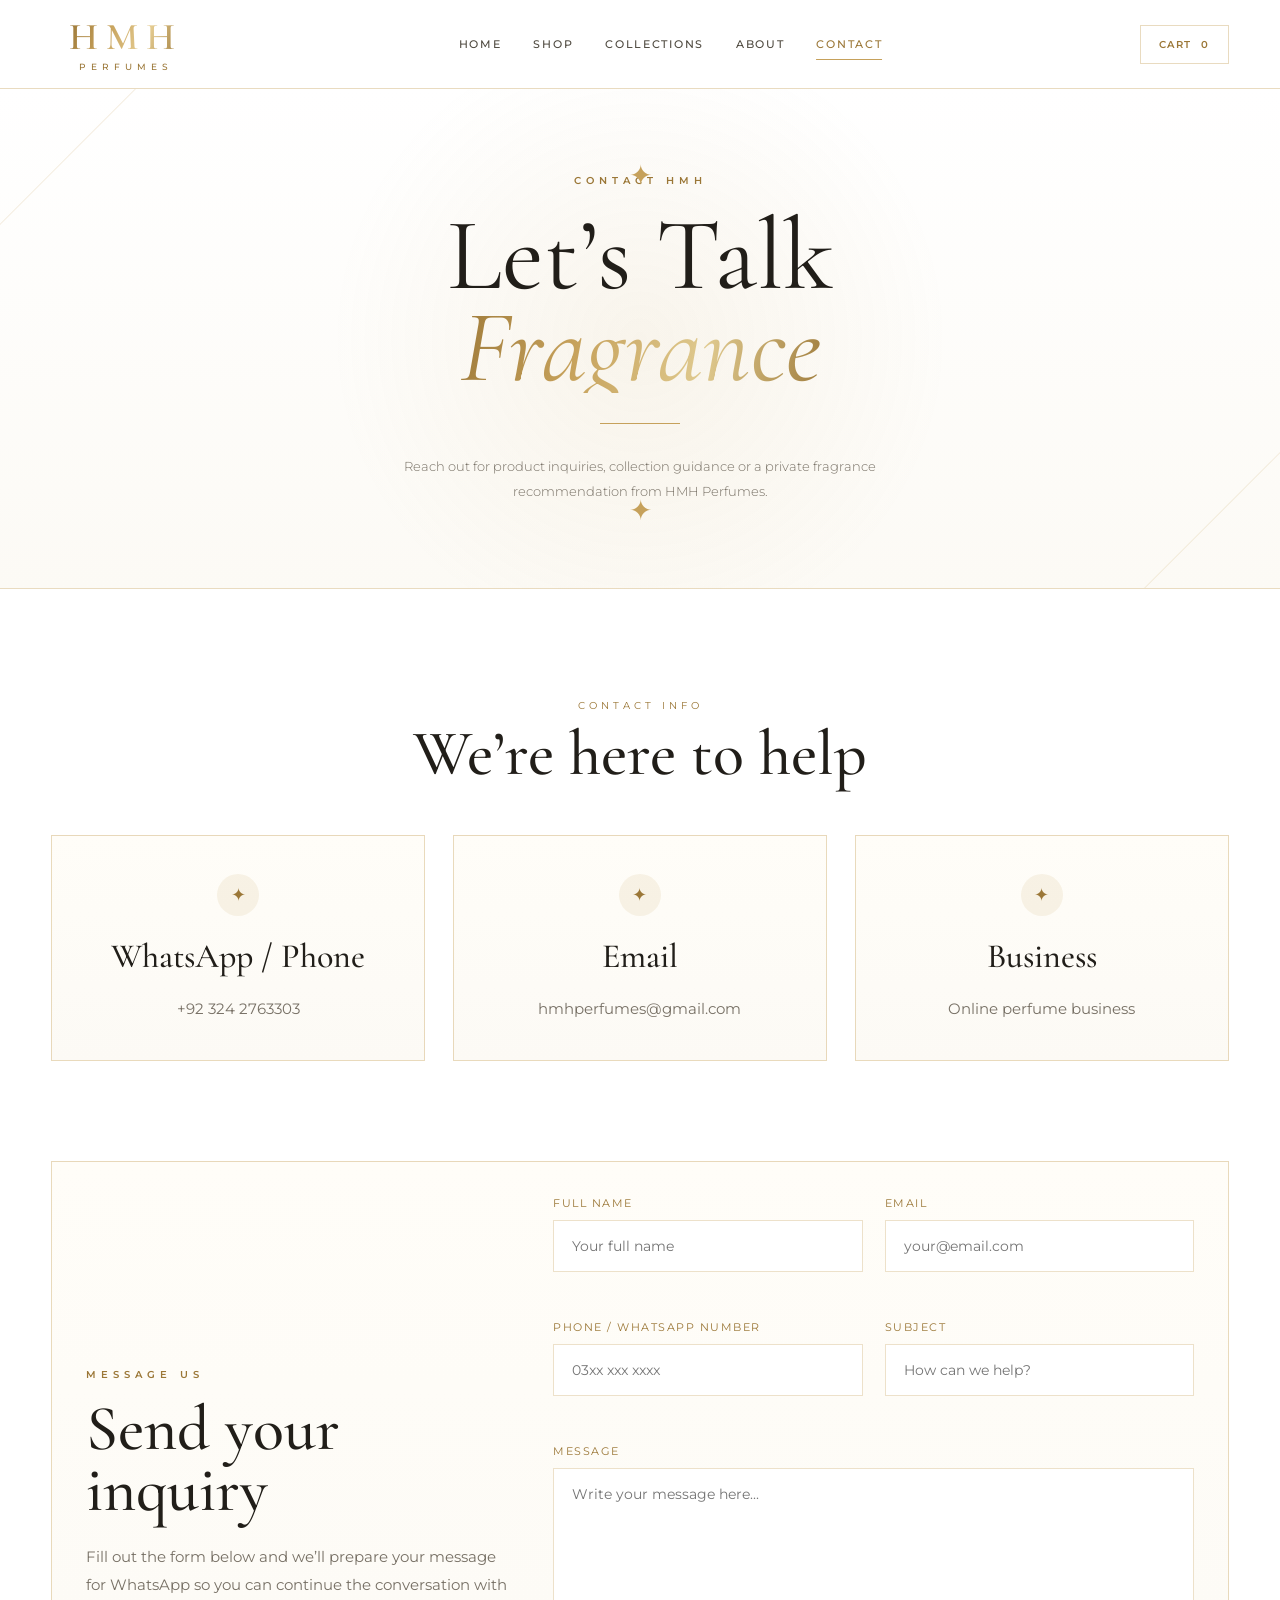
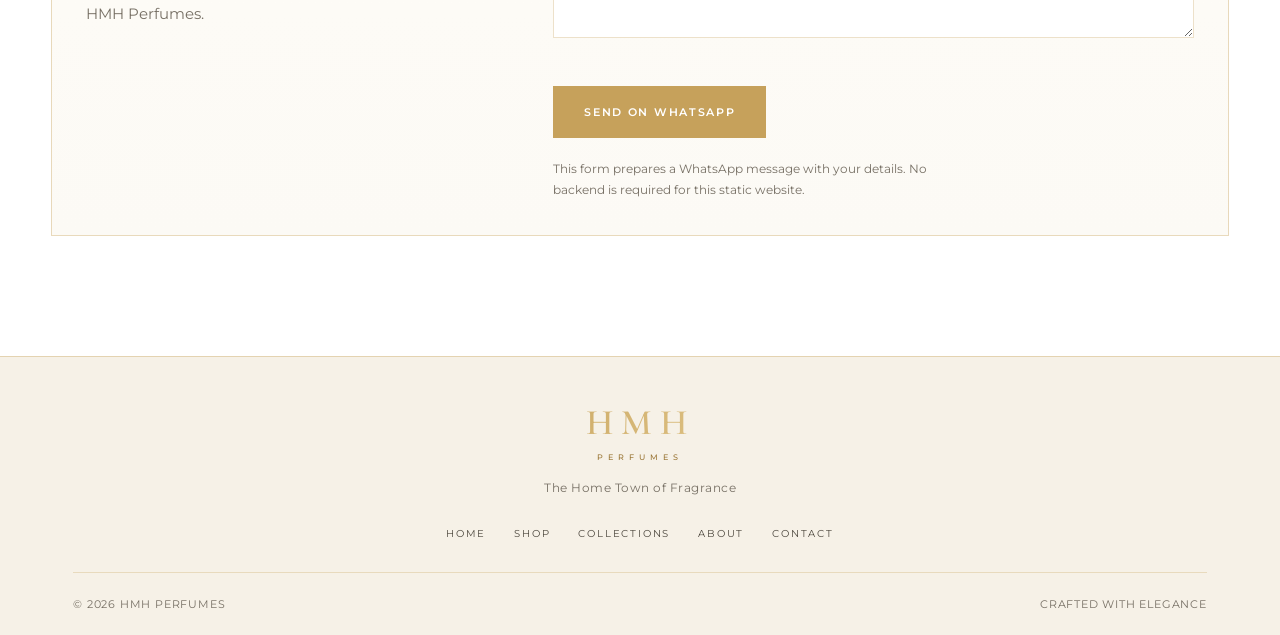
<file: contact.html>
﻿<!DOCTYPE html>
<html lang="en">
<head>
    <meta charset="UTF-8">
    <meta name="viewport" content="width=device-width, initial-scale=1.0">

    <title>Contact | HMH Perfumes</title>

    <link rel="preconnect" href="https://fonts.googleapis.com">
    <link rel="preconnect" href="https://fonts.gstatic.com" crossorigin>

    <link
        href="https://fonts.googleapis.com/css2?family=Cormorant+Garamond:wght@400;500;600;700&family=Montserrat:wght@300;400;500;600&display=swap"
        rel="stylesheet"
    >

    <link rel="stylesheet" href="contact.css">
</head>
<body>

    <header class="site-header">

        <div class="header-inner">

            <a href="index.html" class="brand">
                <span class="brand-main">HMH</span>
                <span class="brand-sub">PERFUMES</span>
            </a>

            <nav class="main-nav">
                <a href="index.html">Home</a>
                <a href="shop.html">Shop</a>
                <a href="categories.html">Collections</a>
                <a href="about.html">About</a>
                <a href="contact.html" class="active">Contact</a>
            </nav>

            <a href="cart.html" class="cart-link">
                Cart <span class="cart-count">0</span>
            </a>

        </div>

    </header>

    <main>

        <section class="page-hero">

            <div class="ornament top-ornament">✦</div>

            <p class="eyebrow">CONTACT HMH</p>

            <h1>
                Let’s Talk
                <span>Fragrance</span>
            </h1>

            <div class="gold-line"></div>

            <p class="hero-description">
                Reach out for product inquiries, collection guidance or a private fragrance recommendation from HMH Perfumes.
            </p>

            <div class="ornament bottom-ornament">✦</div>

        </section>

        <section class="contact-section">

            <div class="section-heading">
                <p>CONTACT INFO</p>
                <h2>We’re here to help</h2>
            </div>

            <div class="info-grid">

                <article class="contact-card">
                    <span class="card-icon">✦</span>
                    <h3>WhatsApp / Phone</h3>
                    <a href="https://wa.me/923242763303" target="_blank" rel="noopener noreferrer">+92 324 2763303</a>
                </article>

                <article class="contact-card">
                    <span class="card-icon">✦</span>
                    <h3>Email</h3>
                    <a href="mailto:hmhperfumes@gmail.com">hmhperfumes@gmail.com</a>
                </article>

                <article class="contact-card">
                    <span class="card-icon">✦</span>
                    <h3>Business</h3>
                    <p>Online perfume business</p>
                </article>

            </div>

        </section>

        <section class="form-section">

            <div class="form-shell">

                <div class="form-intro">
                    <p class="eyebrow">MESSAGE US</p>
                    <h2>Send your inquiry</h2>
                    <p>
                        Fill out the form below and we’ll prepare your message for WhatsApp so you can continue the conversation with HMH Perfumes.
                    </p>
                </div>

                <form id="contactForm" novalidate>

                    <div class="field-row two-column">
                        <div class="field-group">
                            <label for="fullName">Full Name</label>
                            <input id="fullName" name="fullName" type="text" placeholder="Your full name">
                            <small class="error-text" data-error-for="fullName"></small>
                        </div>

                        <div class="field-group">
                            <label for="email">Email</label>
                            <input id="email" name="email" type="email" placeholder="your@email.com">
                            <small class="error-text" data-error-for="email"></small>
                        </div>
                    </div>

                    <div class="field-row two-column">
                        <div class="field-group">
                            <label for="phone">Phone / WhatsApp Number</label>
                            <input id="phone" name="phone" type="tel" placeholder="03xx xxx xxxx">
                            <small class="error-text" data-error-for="phone"></small>
                        </div>

                        <div class="field-group">
                            <label for="subject">Subject</label>
                            <input id="subject" name="subject" type="text" placeholder="How can we help?">
                            <small class="error-text" data-error-for="subject"></small>
                        </div>
                    </div>

                    <div class="field-group">
                        <label for="message">Message</label>
                        <textarea id="message" name="message" rows="6" placeholder="Write your message here..."></textarea>
                        <small class="error-text" data-error-for="message"></small>
                    </div>

                    <div class="form-actions">
                        <button type="submit" class="gold-btn">Send on WhatsApp</button>
                        <p class="form-note">This form prepares a WhatsApp message with your details. No backend is required for this static website.</p>
                    </div>

                    <div id="formSuccess" class="success-message" aria-live="polite">
                        Your message is being prepared for WhatsApp.
                    </div>

                </form>

            </div>

        </section>

    </main>

    <footer class="site-footer">

        <div class="footer-brand">
            <div class="brand-main">HMH</div>
            <div class="brand-sub">PERFUMES</div>
            <p>The Home Town of Fragrance</p>
        </div>

        <div class="footer-links">
            <a href="index.html">Home</a>
            <a href="shop.html">Shop</a>
            <a href="categories.html">Collections</a>
            <a href="about.html">About</a>
            <a href="contact.html">Contact</a>
        </div>

        <div class="footer-bottom">
            <span>© 2026 HMH Perfumes</span>
            <span>Crafted with elegance</span>
        </div>

    </footer>

    <script src="contact.js"></script>
</body>
</html>
</file>
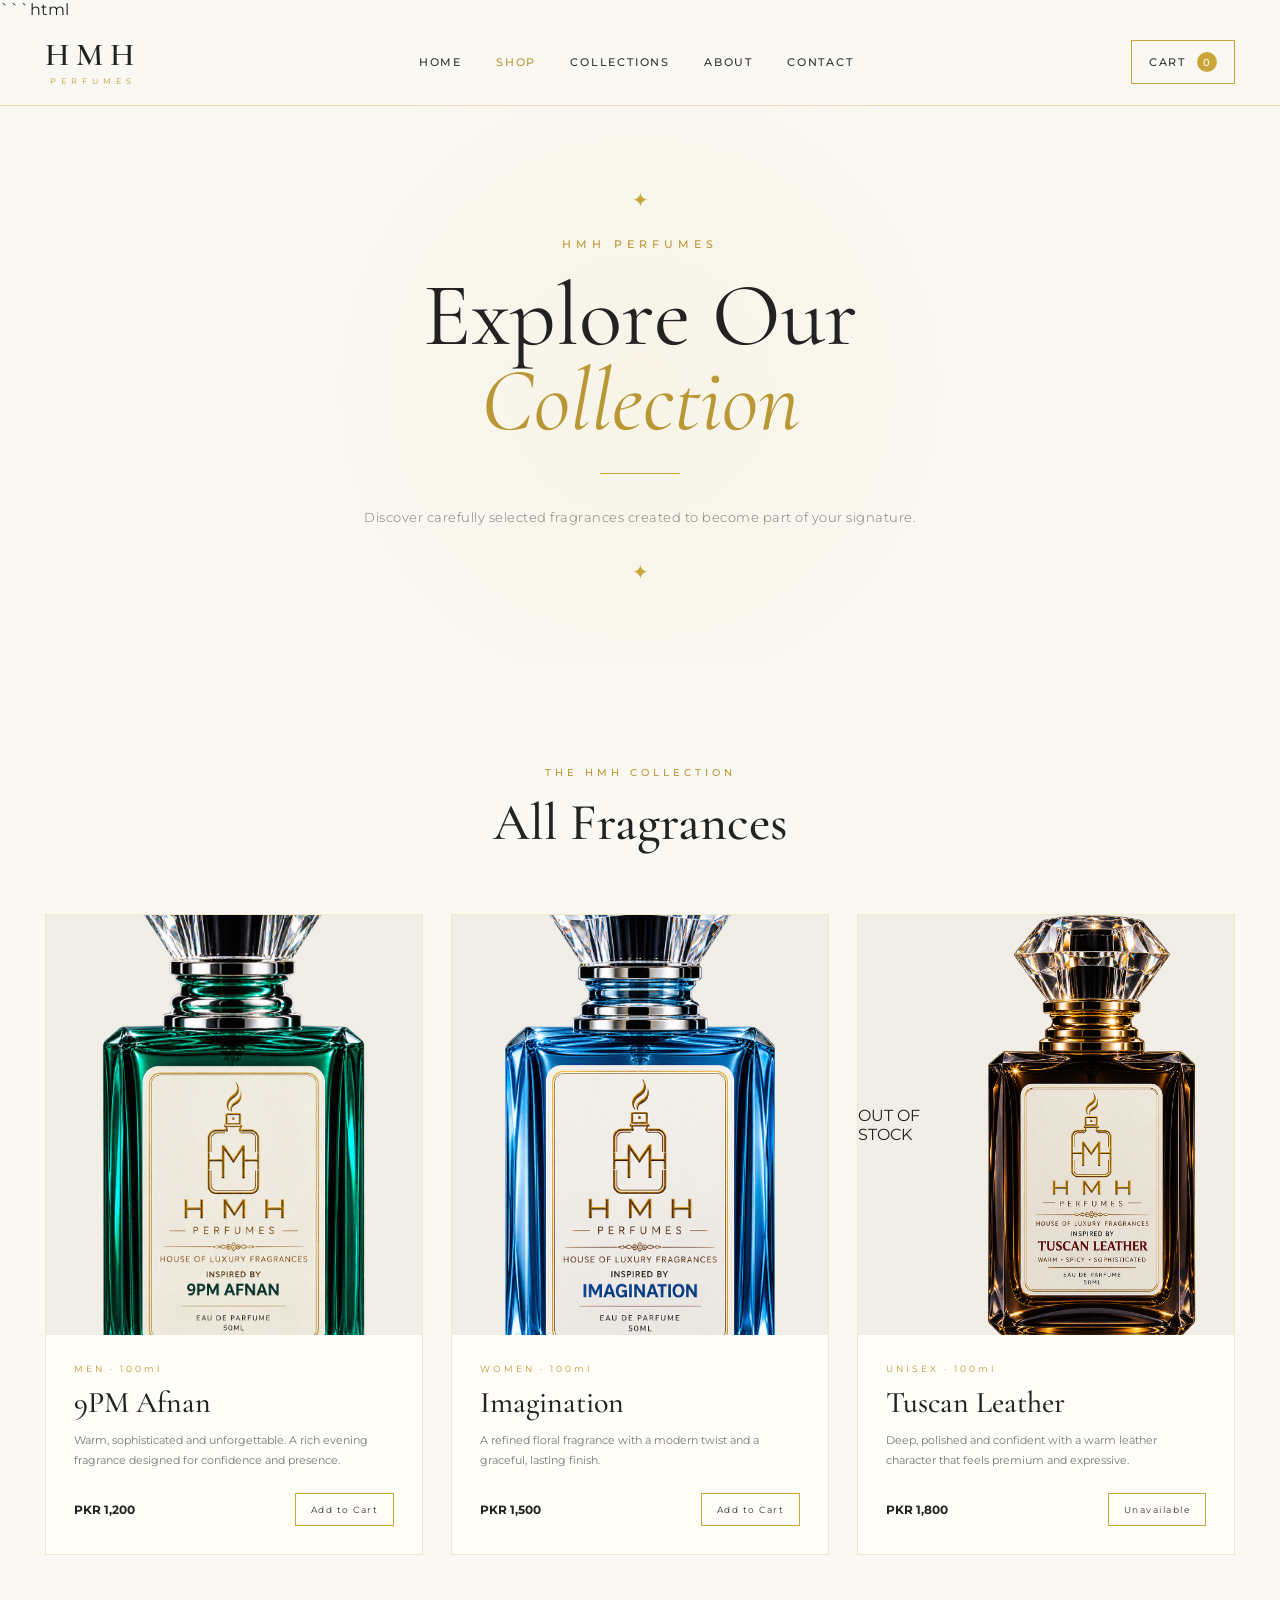
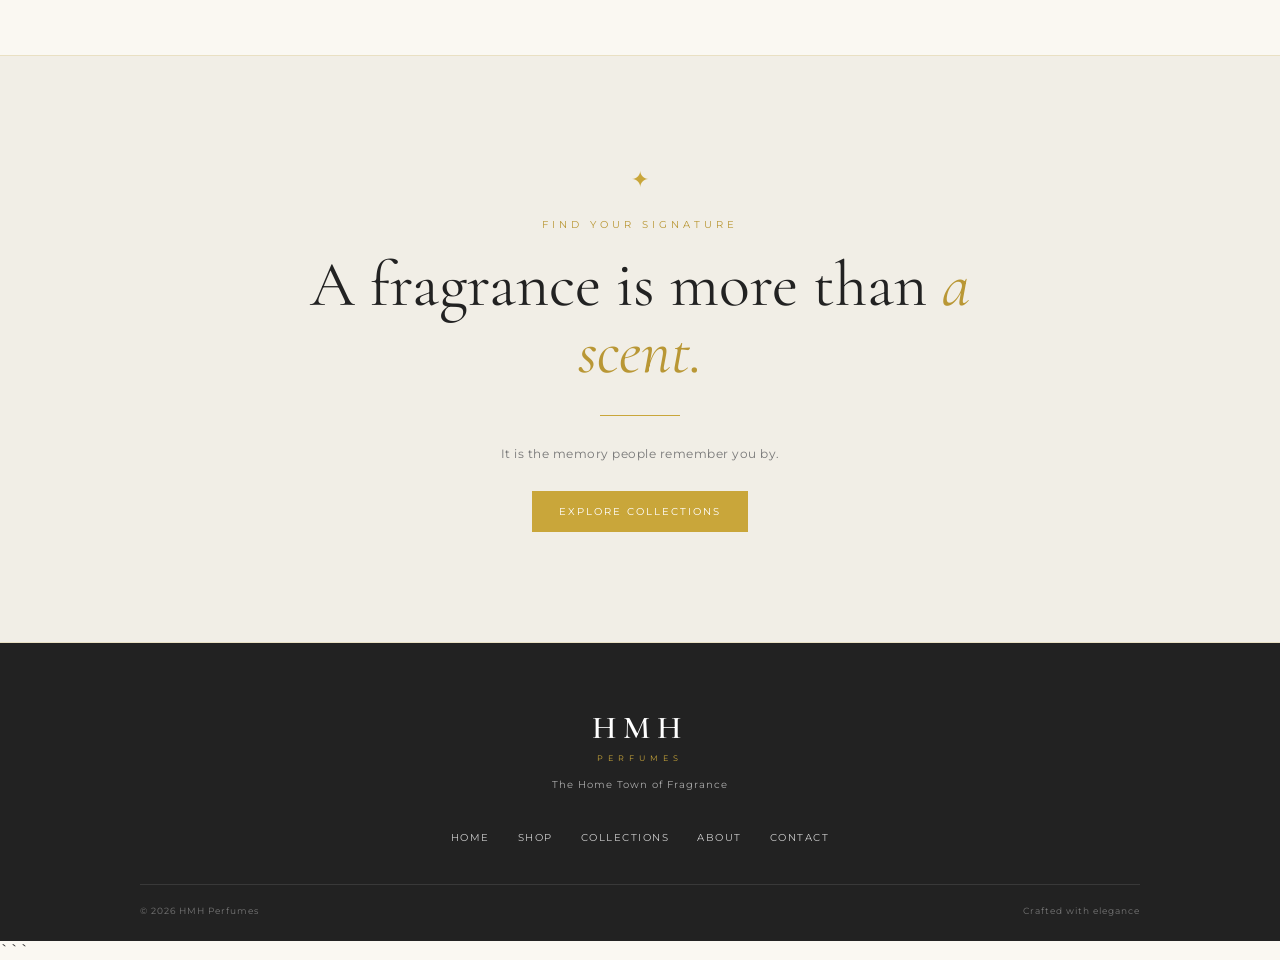
<file: shop.html>
```html
<!DOCTYPE html>
<html lang="en">

<head>

    <meta charset="UTF-8">
    <meta name="viewport" content="width=device-width, initial-scale=1.0">

    <title>Shop | HMH Perfumes</title>

    <!-- Google Fonts — SAME AS CATEGORIES -->
    <link rel="preconnect" href="https://fonts.googleapis.com">
    <link rel="preconnect" href="https://fonts.gstatic.com" crossorigin>

    <link
        href="https://fonts.googleapis.com/css2?family=Cormorant+Garamond:wght@400;500;600;700&family=Montserrat:wght@300;400;500;600&display=swap"
        rel="stylesheet"
    >

    <link rel="stylesheet" href="shop.css">

</head>


<body>


    <!-- ================= HEADER ================= -->

    <header class="site-header">

        <div class="header-inner">

            <a href="index.html" class="brand">

                <span class="brand-main">HMH</span>

                <span class="brand-sub">PERFUMES</span>

            </a>


            <nav class="main-nav">

                <a href="index.html">Home</a>

                <a href="shop.html" class="active">
                    Shop
                </a>

                <a href="categories.html">
                    Collections
                </a>

                <a href="about.html">
                    About
                </a>

                <a href="contact.html">
                    Contact
                </a>

            </nav>


            <a href="cart.html" class="cart-link">

                Cart

                <span class="cart-count">0</span>

            </a>

        </div>

    </header>



    <!-- ================= SHOP HERO ================= -->

    <section class="page-hero">

        <div class="ornament top-ornament">
            ✦
        </div>


        <p class="eyebrow">
            HMH PERFUMES
        </p>


        <h1>

            Explore Our

            <span>Collection</span>

        </h1>


        <div class="gold-line"></div>


        <p class="hero-description">

            Discover carefully selected fragrances
            created to become part of your signature.

        </p>


        <div class="ornament bottom-ornament">
            ✦
        </div>

    </section>



    <!-- ================= SHOP CONTENT ================= -->

    <section class="shop-section">


        <div class="section-heading">

            <p>
                THE HMH COLLECTION
            </p>

            <h2>
                All Fragrances
            </h2>

        </div>



        <!-- ================= EMPTY PRODUCT AREA ================= -->

        <div id="productsContainer" class="products-grid">


            <!--
                PRODUCTS WILL BE LOADED HERE
                FROM THE FUTURE MANAGE PRODUCTS PAGE.

                Do NOT manually add products here.

            -->


            <div class="empty-shop">

                <div class="empty-icon">
                    ✦
                </div>

                <p class="empty-label">
                    THE COLLECTION
                </p>

                <h3>
                    Fragrances Coming Soon
                </h3>

                <div class="empty-line"></div>

                <p class="empty-description">

                    Our fragrance collection is being
                    carefully prepared. New products
                    will appear here soon.

                </p>

            </div>


        </div>

    </section>



    <!-- ================= LUXURY CTA ================= -->

    <section class="luxury-cta">

        <div class="cta-ornament">
            ✦
        </div>


        <p>
            FIND YOUR SIGNATURE
        </p>


        <h2>

            A fragrance is more than

            <span>a scent.</span>

        </h2>


        <div class="gold-line"></div>


        <p class="cta-text">

            It is the memory people remember you by.

        </p>


        <a href="categories.html" class="gold-button">

            Explore Collections

        </a>

    </section>



    <!-- ================= FOOTER ================= -->

    <footer class="site-footer">


        <div class="footer-brand">

            <div class="brand-main">
                HMH
            </div>

            <div class="brand-sub">
                PERFUMES
            </div>

            <p>
                The Home Town of Fragrance
            </p>

        </div>



        <div class="footer-links">

            <a href="index.html">
                Home
            </a>

            <a href="shop.html">
                Shop
            </a>

            <a href="categories.html">
                Collections
            </a>

            <a href="about.html">
                About
            </a>

            <a href="contact.html">
                Contact
            </a>

        </div>



        <div class="footer-bottom">

            <span>
                © 2026 HMH Perfumes
            </span>

            <span>
                Crafted with elegance
            </span>

        </div>

    </footer>



    <!-- ================= SCRIPT ================= -->

    <script src="shop.js"></script>

</body>

</html>
```
</file>
<file: about.css>
﻿/* =========================================================
   HMH PERFUMES — ABOUT PAGE
   LUXURY CREAM + GOLD DESIGN
========================================================= */

:root {
    --white: #ffffff;
    --ivory: #fcfaf5;
    --cream: #f6f1e7;
    --cream-dark: #eee6d7;

    --gold: #c6a15b;
    --gold-light: #dfc98e;
    --gold-dark: #9b7737;

    --text: #211e19;
    --muted: #777065;

    --border: rgba(198, 161, 91, 0.38);

    --serif: "Cormorant Garamond", Georgia, serif;
    --sans: "Montserrat", Arial, sans-serif;
}

* {
    margin: 0;
    padding: 0;
    box-sizing: border-box;
}

html {
    scroll-behavior: smooth;
}

body {
    background: var(--white);
    color: var(--text);
    font-family: var(--sans);
    overflow-x: hidden;
}

img {
    max-width: 100%;
    display: block;
}

a {
    color: inherit;
    text-decoration: none;
}

button,
input,
textarea {
    font-family: inherit;
}

.site-header {
    width: 100%;
    background: rgba(255, 255, 255, 0.96);
    border-bottom: 1px solid var(--border);
    position: sticky;
    top: 0;
    z-index: 1000;
    backdrop-filter: blur(12px);
}

.header-inner {
    width: min(1400px, 92%);
    min-height: 88px;
    margin: auto;
    display: flex;
    align-items: center;
    justify-content: space-between;
    gap: 30px;
}

.brand {
    display: flex;
    flex-direction: column;
    align-items: center;
    line-height: 1;
    min-width: 150px;
}

.brand-main {
    font-family: var(--serif);
    font-size: 38px;
    font-weight: 600;
    letter-spacing: 8px;
    background: linear-gradient(110deg, var(--gold-dark), var(--gold), #e5cc91, var(--gold-dark));
    -webkit-background-clip: text;
    background-clip: text;
    color: transparent;
}

.brand-sub {
    margin-top: 6px;
    font-size: 9px;
    font-weight: 500;
    letter-spacing: 5px;
    color: var(--gold-dark);
}

.main-nav {
    display: flex;
    align-items: center;
    justify-content: center;
    gap: 32px;
}

.main-nav a {
    position: relative;
    font-size: 11px;
    font-weight: 500;
    letter-spacing: 1.7px;
    text-transform: uppercase;
    color: #4e493f;
    transition: 0.3s ease;
}

.main-nav a::after {
    content: "";
    position: absolute;
    left: 50%;
    bottom: -9px;
    width: 0;
    height: 1px;
    background: var(--gold);
    transform: translateX(-50%);
    transition: 0.3s ease;
}

.main-nav a:hover,
.main-nav a.active {
    color: var(--gold-dark);
}

.main-nav a:hover::after,
.main-nav a.active::after {
    width: 100%;
}

.cart-link {
    border: 1px solid var(--border);
    padding: 12px 18px;
    font-size: 10px;
    font-weight: 600;
    letter-spacing: 1.5px;
    text-transform: uppercase;
    color: var(--gold-dark);
    transition: 0.3s ease;
}

.cart-link:hover {
    background: var(--gold);
    color: white;
}

.cart-count {
    margin-left: 5px;
}

.page-hero {
    position: relative;
    min-height: 500px;
    display: flex;
    flex-direction: column;
    justify-content: center;
    align-items: center;
    text-align: center;
    padding: 80px 20px;
    background: radial-gradient(circle at center, rgba(198, 161, 91, 0.09), transparent 45%), linear-gradient(180deg, #ffffff, var(--ivory));
    border-bottom: 1px solid var(--border);
    overflow: hidden;
}

.page-hero::before,
.page-hero::after {
    content: "";
    position: absolute;
    width: 230px;
    height: 230px;
    border: 1px solid rgba(198, 161, 91, 0.18);
    transform: rotate(45deg);
}

.page-hero::before {
    left: -130px;
    top: -130px;
}

.page-hero::after {
    right: -130px;
    bottom: -130px;
}

.eyebrow {
    font-size: 10px;
    font-weight: 600;
    letter-spacing: 5px;
    color: var(--gold-dark);
    margin-bottom: 22px;
    text-transform: uppercase;
}

.page-hero h1 {
    max-width: 900px;
    font-family: var(--serif);
    font-size: clamp(58px, 8vw, 105px);
    font-weight: 400;
    line-height: 0.9;
    color: var(--text);
}

.page-hero h1 span {
    display: block;
    font-style: italic;
    background: linear-gradient(100deg, var(--gold-dark), var(--gold), var(--gold-light), var(--gold-dark));
    -webkit-background-clip: text;
    background-clip: text;
    color: transparent;
}

.gold-line {
    width: 80px;
    height: 1px;
    background: var(--gold);
    margin: 30px auto;
}

.hero-description {
    max-width: 570px;
    color: var(--muted);
    font-size: 13px;
    line-height: 1.9;
    font-weight: 300;
}

.ornament {
    position: absolute;
    color: var(--gold);
    font-family: var(--serif);
    font-size: 28px;
}

.top-ornament {
    top: 70px;
}

.bottom-ornament {
    bottom: 60px;
}

.story-section,
.philosophy-section,
.experience-section,
.quote-section,
.cta-section {
    width: min(1200px, 92%);
    margin: auto;
}

.story-section {
    padding: 110px 0 70px;
}

.section-heading {
    margin-bottom: 50px;
}

.section-heading.centered {
    text-align: center;
}

.section-heading p {
    margin-bottom: 12px;
    font-size: 10px;
    letter-spacing: 4px;
    color: var(--gold-dark);
    text-transform: uppercase;
}

.section-heading h2 {
    font-family: var(--serif);
    font-size: clamp(42px, 5vw, 64px);
    font-weight: 500;
    line-height: 0.95;
    color: var(--text);
}

.story-grid {
    display: grid;
    grid-template-columns: 1.5fr 0.85fr;
    gap: 40px;
    align-items: stretch;
}

.story-copy {
    padding: 40px 0;
}

.story-copy p {
    font-size: 15px;
    line-height: 2;
    color: var(--muted);
}

.story-copy p + p {
    margin-top: 24px;
}

.story-panel {
    background: linear-gradient(180deg, #fffdf8, var(--ivory));
    border: 1px solid var(--border);
    padding: 36px 30px;
    display: flex;
    flex-direction: column;
    justify-content: center;
}

.mini-label {
    font-size: 10px;
    letter-spacing: 3px;
    color: var(--gold-dark);
    text-transform: uppercase;
    margin-bottom: 18px;
}

.story-panel h3 {
    font-family: var(--serif);
    font-size: 42px;
    font-weight: 500;
    margin-bottom: 18px;
}

.story-panel p {
    color: var(--muted);
    font-size: 14px;
    line-height: 1.9;
}

.philosophy-section {
    padding: 70px 0;
}

.philosophy-grid {
    display: grid;
    grid-template-columns: repeat(4, minmax(0, 1fr));
    gap: 28px;
}

.philosophy-card {
    background: var(--ivory);
    border: 1px solid var(--border);
    padding: 32px 24px;
    transition: transform 0.3s ease, box-shadow 0.3s ease;
}

.philosophy-card:hover {
    transform: translateY(-4px);
    box-shadow: 0 18px 45px rgba(50, 40, 25, 0.08);
}

.card-number {
    display: inline-block;
    margin-bottom: 20px;
    font-size: 11px;
    letter-spacing: 2px;
    color: var(--gold-dark);
    font-weight: 600;
}

.philosophy-card h3 {
    font-family: var(--serif);
    font-size: 34px;
    font-weight: 500;
    margin-bottom: 16px;
}

.philosophy-card p {
    color: var(--muted);
    font-size: 14px;
    line-height: 1.9;
}

.experience-section {
    padding: 70px 0;
}

.experience-content {
    display: grid;
    grid-template-columns: 1.05fr 1fr;
    gap: 40px;
    align-items: center;
    background: linear-gradient(180deg, #fffdf8, var(--ivory));
    border: 1px solid var(--border);
    padding: 32px;
}

.experience-copy h2 {
    font-family: var(--serif);
    font-size: clamp(42px, 5vw, 62px);
    font-weight: 500;
    line-height: 0.92;
    margin-bottom: 22px;
}

.experience-copy h2 span {
    display: block;
    color: var(--gold-dark);
    font-style: italic;
}

.experience-copy p {
    color: var(--muted);
    font-size: 15px;
    line-height: 2;
}

.experience-copy p + p {
    margin-top: 18px;
}

.experience-visual {
    display: grid;
    grid-template-columns: 1.2fr 0.8fr;
    gap: 22px;
    align-items: end;
}

.visual-card {
    background: #fff;
    border: 1px solid var(--border);
    padding: 18px;
    display: flex;
    align-items: center;
    justify-content: center;
}

.main-card {
    min-height: 420px;
}

.side-card {
    min-height: 250px;
    align-self: center;
}

.visual-card img {
    width: 100%;
    height: 100%;
    object-fit: contain;
}

.quote-section {
    padding: 40px 0 100px;
}

.quote-inner {
    background: linear-gradient(135deg, #f8f1e2, #fffdf8);
    border: 1px solid var(--border);
    padding: 66px 24px;
    text-align: center;
}

.quote-inner blockquote {
    font-family: var(--serif);
    font-size: clamp(32px, 4vw, 52px);
    line-height: 1;
    color: var(--text);
    font-weight: 500;
    max-width: 950px;
    margin: 0 auto;
}

.cta-section {
    padding-bottom: 120px;
}

.cta-inner {
    background: radial-gradient(circle at center, rgba(198, 161, 91, 0.08), transparent 45%), linear-gradient(180deg, #fdfaf3, #fff);
    border: 1px solid var(--border);
    padding: 56px 24px;
    text-align: center;
}

.cta-inner h2 {
    font-family: var(--serif);
    font-size: clamp(42px, 5vw, 64px);
    font-weight: 500;
    line-height: 0.96;
    margin-bottom: 20px;
}

.cta-inner h2 span {
    color: var(--gold-dark);
    font-style: italic;
    display: block;
}

.cta-inner p {
    color: var(--muted);
    font-size: 14px;
    line-height: 1.9;
}

.cta-actions {
    display: flex;
    align-items: center;
    justify-content: center;
    gap: 22px;
    margin-top: 28px;
    flex-wrap: wrap;
}

.gold-btn {
    display: inline-flex;
    align-items: center;
    justify-content: center;
    min-height: 52px;
    padding: 0 30px;
    background: var(--gold);
    color: white;
    font-size: 11px;
    font-weight: 600;
    letter-spacing: 1.7px;
    text-transform: uppercase;
    border: 1px solid var(--gold);
    transition: 0.3s ease;
}

.gold-btn:hover {
    background: var(--gold-dark);
    border-color: var(--gold-dark);
    transform: translateY(-2px);
}

.text-btn {
    display: inline-flex;
    align-items: center;
    gap: 12px;
    color: var(--text);
    font-size: 11px;
    letter-spacing: 1.5px;
    text-transform: uppercase;
    transition: 0.3s ease;
}

.text-btn span {
    color: var(--gold-dark);
    font-size: 18px;
}

.text-btn:hover {
    color: var(--gold-dark);
}

.site-footer {
    width: 100%;
    background: #f6f1e7;
    border-top: 1px solid var(--border);
    padding: 44px 24px 24px;
}

.footer-brand,
.footer-links,
.footer-bottom {
    width: min(1200px, 92%);
    margin: auto;
}

.footer-brand {
    text-align: center;
}

.footer-brand .brand-main {
    font-size: 36px;
    letter-spacing: 8px;
}

.footer-brand .brand-sub {
    margin-top: 8px;
    font-size: 8px;
    letter-spacing: 5px;
}

.footer-brand p {
    margin-top: 18px;
    color: var(--muted);
    font-size: 12px;
    letter-spacing: 0.5px;
}

.footer-links {
    margin-top: 32px;
    display: flex;
    align-items: center;
    justify-content: center;
    flex-wrap: wrap;
    gap: 18px 28px;
}

.footer-links a {
    color: #4e493f;
    font-size: 10px;
    letter-spacing: 1.8px;
    text-transform: uppercase;
    transition: 0.3s ease;
}

.footer-links a:hover {
    color: var(--gold-dark);
}

.footer-bottom {
    margin-top: 32px;
    padding-top: 24px;
    border-top: 1px solid rgba(198, 161, 91, 0.3);
    display: flex;
    justify-content: space-between;
    gap: 16px;
    flex-wrap: wrap;
    font-size: 11px;
    color: var(--muted);
    letter-spacing: 0.8px;
    text-transform: uppercase;
}

@media (max-width: 1000px) {
    .header-inner {
        flex-wrap: wrap;
        justify-content: center;
        padding: 16px 0;
    }

    .brand {
        order: 1;
    }

    .main-nav {
        order: 3;
        width: 100%;
        flex-wrap: wrap;
        gap: 18px 24px;
    }

    .cart-link {
        order: 2;
    }

    .story-grid,
    .experience-content,
    .philosophy-grid {
        grid-template-columns: 1fr 1fr;
    }

    .experience-content {
        grid-template-columns: 1fr;
    }

    .experience-visual {
        grid-template-columns: 1fr 1fr;
    }
}

@media (max-width: 760px) {
    .page-hero {
        min-height: 430px;
    }

    .story-grid,
    .philosophy-grid,
    .experience-visual {
        grid-template-columns: 1fr;
    }

    .story-copy,
    .story-panel,
    .experience-copy {
        padding-left: 0;
        padding-right: 0;
    }

    .cta-actions {
        flex-direction: column;
    }

    .header-inner {
        gap: 18px;
    }

    .main-nav {
        gap: 12px 18px;
    }
}

@media (max-width: 520px) {
    .header-inner {
        width: min(1400px, 90%);
    }

    .main-nav {
        justify-content: center;
    }

    .main-nav a {
        font-size: 9px;
        letter-spacing: 1.2px;
    }

    .cart-link {
        width: 100%;
        text-align: center;
    }

    .page-hero h1 {
        font-size: 52px;
    }

    .section-heading h2,
    .experience-copy h2,
    .cta-inner h2 {
        font-size: 42px;
    }

    .footer-bottom {
        justify-content: center;
        text-align: center;
    }
}
</file>
<file: cart.css>
* {
    margin: 0;
    padding: 0;
    box-sizing: border-box;
}

html {
    scroll-behavior: smooth;
}

body {
    background: #faf8f2;
    color: #222;
    font-family: "Montserrat", sans-serif;
    font-weight: 400;
}

a {
    text-decoration: none;
    color: inherit;
}

/* =========================
   HEADER
========================= */

.site-header {
    width: 100%;
    background: #fffdf8;
    border-bottom: 1px solid rgba(185, 151, 53, 0.25);
    position: relative;
    z-index: 10;
}

.header-inner {
    max-width: 1250px;
    margin: auto;
    min-height: 90px;
    padding: 15px 35px;

    display: flex;
    align-items: center;
    justify-content: space-between;
    gap: 30px;
}

.brand {
    display: flex;
    flex-direction: column;
    align-items: center;
    line-height: 1;
    min-width: 130px;
}

.brand-main {
    font-family: "Cormorant Garamond", serif;
    font-size: 38px;
    font-weight: 600;
    letter-spacing: 7px;
}

.brand-sub {
    margin-top: 5px;
    font-family: "Montserrat", sans-serif;
    font-size: 9px;
    font-weight: 600;
    letter-spacing: 5px;
    color: #b99735;
}

.main-nav {
    display: flex;
    align-items: center;
    justify-content: center;
    gap: 34px;
}

.main-nav a {
    position: relative;
    font-size: 12px;
    font-weight: 500;
    letter-spacing: 1.4px;
    text-transform: uppercase;
    color: #333;
    padding: 8px 0;
    transition: color 0.3s ease;
}

.main-nav a::after {
    content: "";
    position: absolute;
    left: 0;
    bottom: 0;
    width: 0;
    height: 1px;
    background: #b99735;
    transition: width 0.3s ease;
}

.main-nav a:hover,
.main-nav a.active {
    color: #b99735;
}

.main-nav a:hover::after,
.main-nav a.active::after {
    width: 100%;
}

.cart-link {
    min-width: 90px;
    text-align: right;
    font-size: 12px;
    font-weight: 500;
    letter-spacing: 1.5px;
    text-transform: uppercase;
    transition: color 0.3s ease;
}

.cart-link:hover,
.cart-link.active {
    color: #b99735;
}

.cart-count {
    display: inline-flex;
    align-items: center;
    justify-content: center;

    min-width: 22px;
    height: 22px;
    padding: 0 6px;

    margin-left: 5px;

    border: 1px solid #b99735;
    border-radius: 50%;

    font-size: 10px;
}

/* =========================
   HERO
========================= */

.page-hero {
    position: relative;
    text-align: center;
    padding: 105px 25px 90px;
    overflow: hidden;
}

.eyebrow {
    margin-bottom: 15px;
    color: #b99735;
    font-size: 11px;
    font-weight: 600;
    letter-spacing: 4px;
}

.page-hero h1 {
    font-family: "Cormorant Garamond", serif;
    font-size: clamp(48px, 7vw, 82px);
    line-height: 0.95;
    font-weight: 500;
    letter-spacing: -1px;
}

.page-hero h1 span {
    color: #b99735;
    font-style: italic;
}

.gold-line {
    width: 65px;
    height: 1px;
    margin: 28px auto;
    background: #b99735;
}

.hero-description {
    max-width: 580px;
    margin: auto;
    color: #666;
    font-size: 13px;
    font-weight: 300;
    line-height: 1.9;
}

.ornament {
    position: absolute;
    color: #b99735;
    font-size: 17px;
    opacity: 0.7;
}

.top-ornament {
    top: 45px;
    left: 50%;
    transform: translateX(-50%);
}

.bottom-ornament {
    bottom: 35px;
    left: 50%;
    transform: translateX(-50%);
}

/* =========================
   CART SECTION
========================= */

.cart-section {
    max-width: 1180px;
    margin: auto;
    padding: 20px 30px 100px;
}

.section-heading {
    text-align: center;
    margin-bottom: 55px;
}

.section-heading p {
    color: #b99735;
    font-size: 10px;
    font-weight: 600;
    letter-spacing: 3px;
    margin-bottom: 10px;
}

.section-heading h2 {
    font-family: "Cormorant Garamond", serif;
    font-size: 48px;
    font-weight: 500;
}

/* =========================
   EMPTY CART
========================= */

.empty-cart {
    max-width: 650px;
    margin: 0 auto;
    padding: 70px 35px;

    text-align: center;

    background: #fffdf8;
    border: 1px solid rgba(185, 151, 53, 0.22);
}

.empty-icon {
    color: #b99735;
    font-size: 24px;
    margin-bottom: 18px;
}

.empty-label {
    color: #b99735;
    font-size: 10px;
    font-weight: 600;
    letter-spacing: 3px;
}

.empty-cart h3 {
    margin-top: 12px;
    font-family: "Cormorant Garamond", serif;
    font-size: 42px;
    font-weight: 500;
}

.empty-line {
    width: 45px;
    height: 1px;
    background: #b99735;
    margin: 20px auto;
}

.empty-cart > p:not(.empty-label) {
    color: #777;
    font-size: 13px;
    font-weight: 300;
    line-height: 1.8;
    margin-bottom: 30px;
}

/* =========================
   CART CONTENT
========================= */

.cart-content {
    display: grid;
    grid-template-columns: 1fr 360px;
    gap: 55px;
    align-items: start;
}

.cart-items {
    display: flex;
    flex-direction: column;
    gap: 18px;
}

/* =========================
   PRODUCT ITEM
========================= */

.cart-item {
    display: grid;
    grid-template-columns: 110px 1fr auto;
    gap: 22px;
    align-items: center;

    padding: 20px;

    background: #fffdf8;
    border: 1px solid rgba(185, 151, 53, 0.18);
}

.cart-item-image {
    width: 110px;
    height: 125px;

    display: flex;
    align-items: center;
    justify-content: center;

    background: #f1eee6;
    overflow: hidden;
}

.cart-item-image img {
    width: 100%;
    height: 100%;
    object-fit: contain;
}

.cart-item-info h3 {
    font-family: "Cormorant Garamond", serif;
    font-size: 28px;
    font-weight: 600;
    margin-bottom: 5px;
}

.cart-item-category {
    color: #b99735;
    font-size: 9px;
    font-weight: 600;
    letter-spacing: 2px;
    text-transform: uppercase;
    margin-bottom: 8px;
}

.cart-item-size {
    color: #777;
    font-size: 11px;
    font-weight: 300;
}

.cart-item-price {
    margin-top: 12px;
    font-size: 13px;
    font-weight: 500;
}

.cart-item-actions {
    display: flex;
    flex-direction: column;
    align-items: flex-end;
    gap: 14px;
}

.quantity-control {
    display: flex;
    align-items: center;

    border: 1px solid rgba(185, 151, 53, 0.4);
}

.quantity-control button {
    width: 30px;
    height: 30px;

    border: 0;
    background: transparent;

    color: #333;
    font-size: 15px;
    cursor: pointer;
}

.quantity-control span {
    width: 30px;
    text-align: center;
    font-size: 12px;
}

.remove-item {
    border: 0;
    background: transparent;

    color: #999;
    font-family: "Montserrat", sans-serif;
    font-size: 9px;
    letter-spacing: 1.5px;
    text-transform: uppercase;

    cursor: pointer;
    transition: color 0.3s ease;
}

.remove-item:hover {
    color: #b99735;
}

/* =========================
   SUMMARY
========================= */

.cart-summary {
    padding: 35px;

    background: #fffdf8;
    border: 1px solid rgba(185, 151, 53, 0.25);

    position: sticky;
    top: 25px;
}

.summary-heading p {
    color: #b99735;
    font-size: 9px;
    font-weight: 600;
    letter-spacing: 3px;
    margin-bottom: 7px;
}

.summary-heading h3 {
    font-family: "Cormorant Garamond", serif;
    font-size: 32px;
    font-weight: 500;
    margin-bottom: 30px;
}

.summary-row {
    display: flex;
    justify-content: space-between;
    gap: 15px;

    padding: 13px 0;

    color: #666;
    font-size: 11px;
    font-weight: 300;
}

.summary-row strong {
    color: #222;
    font-weight: 500;
}

.summary-row span:last-child {
    text-align: right;
}

.summary-line {
    height: 1px;
    background: rgba(185, 151, 53, 0.25);
    margin: 12px 0;
}

.summary-total {
    display: flex;
    justify-content: space-between;
    align-items: center;

    padding: 10px 0 25px;

    font-family: "Cormorant Garamond", serif;
    font-size: 25px;
}

.summary-total strong {
    color: #b99735;
    font-weight: 600;
}

/* =========================
   BUTTONS
========================= */

.gold-button,
.checkout-button {
    display: inline-flex;
    align-items: center;
    justify-content: center;

    min-height: 48px;
    padding: 0 25px;

    border: 1px solid #b99735;
    background: #b99735;
    color: #fff;

    font-family: "Montserrat", sans-serif;
    font-size: 10px;
    font-weight: 600;
    letter-spacing: 2px;
    text-transform: uppercase;

    cursor: pointer;

    transition:
        background 0.3s ease,
        color 0.3s ease;
}

.gold-button:hover,
.checkout-button:hover {
    background: transparent;
    color: #b99735;
}

.checkout-button {
    width: 100%;
}

.clear-button {
    width: 100%;
    margin-top: 12px;
    padding: 13px;

    border: 0;
    background: transparent;

    color: #888;
    font-family: "Montserrat", sans-serif;
    font-size: 9px;
    font-weight: 500;
    letter-spacing: 1.5px;
    text-transform: uppercase;

    cursor: pointer;
}

.clear-button:hover {
    color: #b99735;
}

/* =========================
   LUXURY CTA
========================= */

.luxury-cta {
    position: relative;

    padding: 95px 25px;

    text-align: center;

    background: #f1eee6;
}

.cta-ornament {
    color: #b99735;
    font-size: 20px;
    margin-bottom: 18px;
}

.luxury-cta > p:first-of-type {
    color: #b99735;
    font-size: 10px;
    font-weight: 600;
    letter-spacing: 3px;
}

.luxury-cta h2 {
    max-width: 700px;
    margin: 15px auto;

    font-family: "Cormorant Garamond", serif;
    font-size: clamp(38px, 5vw, 60px);
    font-weight: 500;
    line-height: 1;
}

.luxury-cta h2 span {
    color: #b99735;
    font-style: italic;
}

.cta-text {
    color: #777;
    font-size: 12px;
    font-weight: 300;
    margin-bottom: 28px;
}

/* =========================
   FOOTER
========================= */

.site-footer {
    padding: 65px 30px 30px;

    background: #fffdf8;
    border-top: 1px solid rgba(185, 151, 53, 0.2);

    text-align: center;
}

.footer-brand .brand-main {
    font-size: 40px;
}

.footer-brand .brand-sub {
    font-size: 9px;
}

.footer-brand p {
    margin-top: 15px;

    color: #777;
    font-size: 11px;
    font-weight: 300;
}

.footer-links {
    display: flex;
    justify-content: center;
    flex-wrap: wrap;
    gap: 25px;

    margin: 35px 0;
}

.footer-links a {
    color: #555;
    font-size: 10px;
    font-weight: 500;
    letter-spacing: 1.2px;
    text-transform: uppercase;
}

.footer-links a:hover {
    color: #b99735;
}

.footer-bottom {
    display: flex;
    justify-content: space-between;

    max-width: 1100px;
    margin: auto;
    padding-top: 25px;

    border-top: 1px solid rgba(185, 151, 53, 0.15);

    color: #999;
    font-size: 9px;
    letter-spacing: 1px;
}

/* =========================
   RESPONSIVE
========================= */

@media (max-width: 1000px) {

    .header-inner {
        padding: 15px 20px;
    }

    .main-nav {
        gap: 18px;
    }

    .main-nav a {
        font-size: 10px;
    }

    .cart-content {
        grid-template-columns: 1fr;
    }

    .cart-summary {
        position: static;
    }
}

@media (max-width: 700px) {

    .header-inner {
        min-height: auto;
        padding: 20px 18px;

        flex-wrap: wrap;
        justify-content: center;
    }

    .brand {
        width: 100%;
    }

    .brand-main {
        font-size: 34px;
    }

    .main-nav {
        width: 100%;
        gap: 15px;
        flex-wrap: wrap;
    }

    .main-nav a {
        font-size: 9px;
        letter-spacing: 1px;
    }

    .cart-link {
        position: absolute;
        top: 25px;
        right: 18px;
        min-width: auto;
        font-size: 9px;
    }

    .page-hero {
        padding: 75px 20px 70px;
    }

    .page-hero h1 {
        font-size: 55px;
    }

    .cart-section {
        padding: 10px 18px 70px;
    }

    .section-heading h2 {
        font-size: 40px;
    }

    .cart-item {
        grid-template-columns: 80px 1fr;
        gap: 15px;
        padding: 15px;
    }

    .cart-item-image {
        width: 80px;
        height: 100px;
    }

    .cart-item-info h3 {
        font-size: 24px;
    }

    .cart-item-actions {
        grid-column: 1 / -1;

        flex-direction: row;
        align-items: center;
        justify-content: space-between;
        width: 100%;
    }

    .cart-summary {
        padding: 25px 20px;
    }

    .empty-cart {
        padding: 55px 20px;
    }

    .empty-cart h3 {
        font-size: 35px;
    }

    .luxury-cta {
        padding: 75px 20px;
    }

    .footer-bottom {
        flex-direction: column;
        gap: 10px;
    }
}
/* =========================
   CART JS COMPATIBILITY
========================= */

.cart-item-details {
    display: flex;
    flex-direction: column;
}

.cart-item-details h3 {
    font-family: "Cormorant Garamond", serif;
    font-size: 28px;
    font-weight: 600;
    margin-bottom: 6px;
}

.cart-size {
    color: #777;
    font-size: 11px;
    font-weight: 300;
    margin-bottom: 5px;
}

.cart-category {
    color: #b99735;
    font-size: 9px;
    font-weight: 600;
    letter-spacing: 2px;
    text-transform: uppercase;
}

.cart-quantity {
    display: flex;
    align-items: center;
    border: 1px solid rgba(185, 151, 53, 0.4);
}

.quantity-btn {
    width: 30px;
    height: 30px;
    border: 0;
    background: transparent;
    color: #333;
    font-size: 15px;
    cursor: pointer;
}

.quantity-value {
    width: 30px;
    text-align: center;
    font-size: 12px;
}

.cart-item-total {
    font-size: 13px;
    font-weight: 500;
}

.remove-cart-item {
    border: 0;
    background: transparent;
    color: #999;
    font-size: 22px;
    cursor: pointer;
    transition: color 0.3s ease;
}

.remove-cart-item:hover {
    color: #b99735;
}

.cart-notification {
    position: fixed;
    right: 25px;
    bottom: 25px;
    z-index: 9999;

    padding: 14px 22px;

    background: #222;
    color: #fff;

    font-family: "Montserrat", sans-serif;
    font-size: 11px;
    letter-spacing: 0.5px;

    opacity: 0;
    transform: translateY(15px);
    pointer-events: none;

    transition: all 0.3s ease;
}

.cart-notification.show {
    opacity: 1;
    transform: translateY(0);
}

@media (max-width: 700px) {

    .cart-item-details h3 {
        font-size: 24px;
    }

    .cart-item-total {
        margin-left: auto;
    }

    .cart-notification {
        left: 18px;
        right: 18px;
        bottom: 18px;
        text-align: center;
    }
}
</file>
<file: categories.css>
/* =========================================================
   HMH PERFUMES — COLLECTIONS PAGE
   CLASSIC WHITE + GOLD LUXURY DESIGN
   ========================================================= */


/* =========================
   ROOT
========================= */

:root {
    --white: #ffffff;
    --ivory: #fcfaf5;
    --cream: #f6f1e7;
    --cream-dark: #eee6d7;

    --gold: #c6a15b;
    --gold-light: #dfc98e;
    --gold-dark: #9b7737;

    --text: #211e19;
    --muted: #777065;

    --border: rgba(198, 161, 91, 0.38);

    --serif: "Cormorant Garamond", Georgia, serif;
    --sans: "Montserrat", Arial, sans-serif;
}


/* =========================
   RESET
========================= */

* {
    margin: 0;
    padding: 0;
    box-sizing: border-box;
}

html {
    scroll-behavior: smooth;
}

body {
    background: var(--white);
    color: var(--text);
    font-family: var(--sans);
    overflow-x: hidden;
}

img {
    max-width: 100%;
    display: block;
}

a {
    color: inherit;
    text-decoration: none;
}

button {
    font-family: inherit;
}


/* =========================
   HEADER
========================= */

.site-header {
    width: 100%;
    background: rgba(255, 255, 255, 0.96);
    border-bottom: 1px solid var(--border);
    position: sticky;
    top: 0;
    z-index: 1000;
    backdrop-filter: blur(12px);
}

.header-inner {
    width: min(1400px, 92%);
    min-height: 88px;
    margin: auto;

    display: flex;
    align-items: center;
    justify-content: space-between;
    gap: 30px;
}


/* BRAND */

.brand {
    display: flex;
    flex-direction: column;
    align-items: center;
    line-height: 1;
    min-width: 150px;
}

.brand-main {
    font-family: var(--serif);
    font-size: 38px;
    font-weight: 600;
    letter-spacing: 8px;

    background: linear-gradient(
        110deg,
        var(--gold-dark),
        var(--gold),
        #e5cc91,
        var(--gold-dark)
    );

    -webkit-background-clip: text;
    background-clip: text;
    color: transparent;
}

.brand-sub {
    margin-top: 6px;

    font-size: 9px;
    font-weight: 500;
    letter-spacing: 5px;
    color: var(--gold-dark);
}


/* NAV */

.main-nav {
    display: flex;
    align-items: center;
    justify-content: center;
    gap: 32px;
}

.main-nav a {
    position: relative;

    font-size: 11px;
    font-weight: 500;
    letter-spacing: 1.7px;
    text-transform: uppercase;

    color: #4e493f;

    transition: 0.3s ease;
}

.main-nav a::after {
    content: "";

    position: absolute;
    left: 50%;
    bottom: -9px;

    width: 0;
    height: 1px;

    background: var(--gold);

    transform: translateX(-50%);
    transition: 0.3s ease;
}

.main-nav a:hover,
.main-nav a.active {
    color: var(--gold-dark);
}

.main-nav a:hover::after,
.main-nav a.active::after {
    width: 100%;
}


/* CART */

.cart-link {
    border: 1px solid var(--border);

    padding: 12px 18px;

    font-size: 10px;
    font-weight: 600;
    letter-spacing: 1.5px;
    text-transform: uppercase;

    color: var(--gold-dark);

    transition: 0.3s ease;
}

.cart-link:hover {
    background: var(--gold);
    color: white;
}

.cart-count {
    margin-left: 5px;
}


/* =========================
   PAGE HERO
========================= */

.page-hero {
    position: relative;

    min-height: 500px;

    display: flex;
    flex-direction: column;
    justify-content: center;
    align-items: center;

    text-align: center;

    padding: 80px 20px;

    background:
        radial-gradient(
            circle at center,
            rgba(198, 161, 91, 0.09),
            transparent 45%
        ),
        linear-gradient(
            180deg,
            #ffffff,
            var(--ivory)
        );

    border-bottom: 1px solid var(--border);

    overflow: hidden;
}


/* CLASSICAL CORNERS */

.page-hero::before,
.page-hero::after {
    content: "";

    position: absolute;

    width: 230px;
    height: 230px;

    border: 1px solid rgba(198, 161, 91, 0.18);

    transform: rotate(45deg);
}

.page-hero::before {
    left: -130px;
    top: -130px;
}

.page-hero::after {
    right: -130px;
    bottom: -130px;
}


.eyebrow {
    font-size: 10px;
    font-weight: 600;
    letter-spacing: 5px;
    color: var(--gold-dark);
    margin-bottom: 22px;
}


.page-hero h1 {
    max-width: 900px;

    font-family: var(--serif);
    font-size: clamp(58px, 8vw, 105px);
    font-weight: 400;

    line-height: 0.9;

    color: var(--text);
}

.page-hero h1 span {
    display: block;

    font-style: italic;

    background: linear-gradient(
        100deg,
        var(--gold-dark),
        var(--gold),
        var(--gold-light),
        var(--gold-dark)
    );

    -webkit-background-clip: text;
    background-clip: text;
    color: transparent;
}


.gold-line {
    width: 80px;
    height: 1px;

    background: var(--gold);

    margin: 30px auto;
}


.hero-description {
    max-width: 570px;

    color: var(--muted);

    font-size: 13px;
    line-height: 1.9;
    font-weight: 300;
}


.ornament {
    position: absolute;

    color: var(--gold);
    font-family: var(--serif);

    font-size: 28px;
}

.top-ornament {
    top: 70px;
}

.bottom-ornament {
    bottom: 60px;
}


/* =========================
   CATEGORY NAVIGATION
========================= */

.category-navigation {
    position: sticky;
    top: 88px;
    z-index: 100;

    background: rgba(255, 255, 255, 0.94);

    border-bottom: 1px solid var(--border);

    backdrop-filter: blur(10px);
}


.category-nav-inner {
    width: min(1100px, 92%);
    margin: auto;

    min-height: 70px;

    display: flex;
    align-items: center;
    justify-content: center;

    gap: 8px;

    overflow-x: auto;

    scrollbar-width: none;
}

.category-nav-inner::-webkit-scrollbar {
    display: none;
}


.category-btn {
    flex-shrink: 0;

    background: transparent;

    border: 1px solid transparent;

    padding: 11px 19px;

    color: #6e675d;

    font-size: 10px;
    font-weight: 600;
    letter-spacing: 1.7px;
    text-transform: uppercase;

    cursor: pointer;

    transition: 0.3s ease;
}

.category-btn:hover {
    color: var(--gold-dark);
}

.category-btn.active {
    color: var(--gold-dark);

    border-color: var(--border);

    background: var(--ivory);
}


/* =========================
   COLLECTION SECTION
========================= */

.collection-section {
    scroll-margin-top: 158px;

    padding-bottom: 100px;
}


/* =========================
   CLASSICAL BANNER
========================= */

.collection-banner {
    position: relative;

    min-height: 390px;

    margin: 0;

    display: flex;
    justify-content: center;
    align-items: center;

    text-align: center;

    overflow: hidden;

    background:
        linear-gradient(
            135deg,
            #ffffff 0%,
            #f7f1e6 50%,
            #ffffff 100%
        );

    border-bottom: 1px solid var(--border);
}


/* GOLD INNER FRAME */

.collection-banner::before {
    content: "";

    position: absolute;

    inset: 22px;

    border: 1px solid rgba(198, 161, 91, 0.35);

    pointer-events: none;
}

.collection-banner::after {
    content: "";

    position: absolute;

    inset: 30px;

    border: 1px solid rgba(198, 161, 91, 0.12);

    pointer-events: none;
}


/* BACKGROUND GOLD SHAPE */

.collection-banner {
    isolation: isolate;
}

.collection-banner .banner-content {
    position: relative;
    z-index: 2;
}


.banner-content > span {
    display: block;

    margin-bottom: 15px;

    color: var(--gold-dark);

    font-size: 9px;
    font-weight: 600;
    letter-spacing: 4px;
}


.banner-content h2 {
    font-family: var(--serif);

    font-size: clamp(58px, 8vw, 92px);

    font-weight: 400;

    line-height: 0.9;

    color: var(--text);

    margin-bottom: 20px;
}


.banner-content p {
    width: min(500px, 85vw);

    margin: auto;

    color: var(--muted);

    font-size: 12px;
    font-weight: 300;

    line-height: 1.9;
}


.banner-line {
    width: 60px;
    height: 1px;

    margin: 22px auto;

    background: var(--gold);
}


.banner-content small {
    color: var(--gold-dark);

    font-size: 8px;
    font-weight: 600;

    letter-spacing: 4px;
}


.banner-decoration {
    position: absolute;

    z-index: 1;

    color: var(--gold);

    font-family: var(--serif);

    font-size: 95px;

    font-weight: 400;

    opacity: 0.35;
}

.banner-decoration.left {
    left: 8%;
}

.banner-decoration.right {
    right: 8%;
    transform: scaleX(-1);
}


/* DIFFERENT BANNER TONES */

.women-banner {
    background:
        linear-gradient(
            135deg,
            #fffdfb,
            #f8f0e9,
            #ffffff
        );
}

.unisex-banner {
    background:
        linear-gradient(
            135deg,
            #ffffff,
            #f2eee5,
            #ffffff
        );
}

.children-banner {
    background:
        linear-gradient(
            135deg,
            #fffefb,
            #f7f2e8,
            #ffffff
        );
}

.office-banner {
    background:
        linear-gradient(
            135deg,
            #ffffff,
            #f0ede6,
            #ffffff
        );
}

.casual-banner {
    background:
        linear-gradient(
            135deg,
            #fffdf9,
            #f5eee2,
            #ffffff
        );
}


/* =========================
   PRODUCTS WRAPPER
========================= */

.products-wrapper {
    width: min(1200px, 90%);

    margin: auto;

    padding-top: 75px;
}


/* SECTION HEADING */

.section-heading {
    text-align: center;

    margin-bottom: 45px;
}

.section-heading p {
    color: var(--gold-dark);

    font-size: 9px;
    font-weight: 600;

    letter-spacing: 4px;

    margin-bottom: 10px;
}

.section-heading h3 {
    font-family: var(--serif);

    font-size: 48px;
    font-weight: 500;

    color: var(--text);
}

.section-heading > span {
    display: block;

    margin-top: 10px;

    color: var(--muted);

    font-size: 11px;
}


/* =========================
   PRODUCT GRID
========================= */

.product-grid {
    display: grid;

    grid-template-columns:
        repeat(3, minmax(0, 1fr));

    gap: 28px;
}


/* =========================
   PRODUCT CARD
========================= */

.product-card {
    background: white;

    border: 1px solid rgba(198, 161, 91, 0.25);

    transition:
        transform 0.35s ease,
        box-shadow 0.35s ease,
        border-color 0.35s ease;

    position: relative;
}

.product-card:hover {
    transform: translateY(-8px);

    border-color: rgba(198, 161, 91, 0.6);

    box-shadow:
        0 20px 45px rgba(71, 54, 27, 0.10);
}


/* IMAGE */

.product-image {
    position: relative;

    height: 330px;

    display: flex;
    justify-content: center;
    align-items: center;

    padding: 35px;

    background:
        radial-gradient(
            circle at center,
            #ffffff,
            #f5f0e7
        );

    overflow: hidden;
}

.product-image::before {
    content: "";

    position: absolute;

    width: 210px;
    height: 210px;

    border-radius: 50%;

    border: 1px solid rgba(198, 161, 91, 0.16);
}

.product-image::after {
    content: "";

    position: absolute;

    width: 175px;
    height: 175px;

    border-radius: 50%;

    border: 1px solid rgba(198, 161, 91, 0.10);
}


.product-image img {
    position: relative;

    z-index: 2;

    height: 230px;
    width: auto;

    object-fit: contain;

    transition: transform 0.5s ease;
}

.product-card:hover .product-image img {
    transform: scale(1.05);
}


/* BADGE */

.product-badge {
    position: absolute;

    top: 15px;
    left: 15px;

    z-index: 5;

    padding: 7px 10px;

    background: var(--gold);

    color: white;

    font-size: 8px;
    font-weight: 600;

    letter-spacing: 1.5px;
}


/* PRODUCT INFO */

.product-info {
    padding: 25px 24px 26px;
}


.product-type {
    color: var(--gold-dark);

    font-size: 8px;
    font-weight: 600;

    letter-spacing: 2px;
}


.product-info h4 {
    font-family: var(--serif);

    font-size: 31px;

    font-weight: 600;

    margin: 8px 0 6px;

    color: var(--text);
}


.product-info p {
    min-height: 38px;

    color: var(--muted);

    font-size: 10px;

    font-weight: 300;

    line-height: 1.7;
}


/* PRODUCT BOTTOM */

.product-bottom {
    display: flex;

    justify-content: space-between;
    align-items: center;

    gap: 10px;

    margin-top: 20px;

    padding-top: 18px;

    border-top: 1px solid rgba(198, 161, 91, 0.20);
}


.product-bottom strong {
    font-family: var(--serif);

    font-size: 23px;

    font-weight: 600;

    color: var(--gold-dark);

    white-space: nowrap;
}


/* ADD CART */

.add-cart {
    border: 1px solid var(--gold);

    background: transparent;

    color: var(--gold-dark);

    padding: 10px 13px;

    font-size: 8px;

    font-weight: 600;

    letter-spacing: 1.2px;

    text-transform: uppercase;

    cursor: pointer;

    transition: 0.3s ease;
}

.add-cart:hover {
    background: var(--gold);

    color: white;
}


/* =========================
   EMPTY COLLECTION
========================= */

.empty-products {
    padding-bottom: 60px;
}

.empty-products .section-heading {
    margin-bottom: 0;
}


/* =========================
   CTA
========================= */

.luxury-cta {
    position: relative;

    text-align: center;

    padding: 110px 20px;

    background:
        linear-gradient(
            135deg,
            #fffdf9,
            #f5eee2,
            #ffffff
        );

    border-top: 1px solid var(--border);
    border-bottom: 1px solid var(--border);

    overflow: hidden;
}


.luxury-cta::before,
.luxury-cta::after {
    content: "";

    position: absolute;

    width: 190px;
    height: 190px;

    border: 1px solid rgba(198, 161, 91, 0.16);

    transform: rotate(45deg);
}

.luxury-cta::before {
    left: -120px;
    top: -120px;
}

.luxury-cta::after {
    right: -120px;
    bottom: -120px;
}


.cta-ornament {
    color: var(--gold);

    font-family: var(--serif);

    font-size: 28px;

    margin-bottom: 15px;
}


.luxury-cta > p:first-of-type {
    color: var(--gold-dark);

    font-size: 9px;
    font-weight: 600;

    letter-spacing: 4px;
}


.luxury-cta h2 {
    position: relative;
    z-index: 2;

    max-width: 750px;

    margin: 20px auto;

    font-family: var(--serif);

    font-size: clamp(45px, 6vw, 75px);

    font-weight: 400;

    line-height: 0.95;
}

.luxury-cta h2 span {
    color: var(--gold-dark);

    font-style: italic;
}


.cta-text {
    color: var(--muted);

    font-size: 12px;
    font-weight: 300;

    margin-bottom: 30px;
}


.gold-button {
    display: inline-flex;

    align-items: center;
    justify-content: center;

    min-height: 48px;

    padding: 0 28px;

    background: var(--gold);

    color: white;

    font-size: 9px;
    font-weight: 600;

    letter-spacing: 2px;

    text-transform: uppercase;

    transition: 0.3s ease;
}

.gold-button:hover {
    background: var(--gold-dark);

    transform: translateY(-2px);
}


/* =========================
   FOOTER
========================= */

.site-footer {
    background: #fff;

    padding: 70px 6% 25px;

    border-top: 1px solid var(--border);
}


.footer-brand {
    text-align: center;

    margin-bottom: 45px;
}


.footer-brand .brand-main {
    font-size: 48px;
}


.footer-brand .brand-sub {
    font-size: 9px;
}


.footer-brand p {
    margin-top: 15px;

    color: var(--muted);

    font-family: var(--serif);

    font-size: 16px;

    font-style: italic;
}


.footer-links {
    display: flex;

    justify-content: center;
    flex-wrap: wrap;

    gap: 30px;

    padding-bottom: 35px;

    border-bottom: 1px solid rgba(198, 161, 91, 0.2);
}


.footer-links a {
    color: #635c51;

    font-size: 9px;

    font-weight: 600;

    letter-spacing: 1.5px;

    text-transform: uppercase;

    transition: 0.3s ease;
}

.footer-links a:hover {
    color: var(--gold-dark);
}


.footer-bottom {
    display: flex;

    justify-content: space-between;

    gap: 20px;

    padding-top: 22px;

    color: #999286;

    font-size: 8px;

    letter-spacing: 1px;
}


/* =========================
   RESPONSIVE — TABLET
========================= */

@media (max-width: 1000px) {

    .header-inner {
        min-height: 78px;
    }

    .main-nav {
        gap: 18px;
    }

    .main-nav a {
        font-size: 9px;
    }

    .category-navigation {
        top: 78px;
    }

    .collection-section {
        scroll-margin-top: 145px;
    }

    .product-grid {
        grid-template-columns:
            repeat(2, minmax(0, 1fr));
    }

    .banner-decoration {
        font-size: 70px;
    }
}


/* =========================
   RESPONSIVE — MOBILE
========================= */

@media (max-width: 700px) {

    .header-inner {
        min-height: 72px;

        width: 94%;

        gap: 10px;
    }

    .brand {
        min-width: auto;
    }

    .brand-main {
        font-size: 28px;

        letter-spacing: 5px;
    }

    .brand-sub {
        font-size: 6px;

        letter-spacing: 3px;
    }

    .main-nav {
        display: none;
    }

    .cart-link {
        padding: 9px 12px;

        font-size: 8px;
    }


    .page-hero {
        min-height: 430px;

        padding: 70px 20px;
    }

    .page-hero h1 {
        font-size: 58px;
    }

    .eyebrow {
        font-size: 8px;

        letter-spacing: 3px;
    }

    .hero-description {
        font-size: 11px;
    }


    .category-navigation {
        top: 72px;
    }

    .category-nav-inner {
        justify-content: flex-start;

        min-height: 62px;

        padding: 0 3%;
    }

    .category-btn {
        padding: 9px 13px;

        font-size: 8px;
    }


    .collection-section {
        scroll-margin-top: 134px;

        padding-bottom: 70px;
    }


    .collection-banner {
        min-height: 340px;
    }

    .collection-banner::before {
        inset: 15px;
    }

    .collection-banner::after {
        inset: 21px;
    }

    .banner-content h2 {
        font-size: 55px;
    }

    .banner-content p {
        font-size: 10px;
    }

    .banner-decoration {
        font-size: 50px;
    }

    .banner-decoration.left {
        left: 2%;
    }

    .banner-decoration.right {
        right: 2%;
    }


    .products-wrapper {
        width: 92%;

        padding-top: 55px;
    }

    .section-heading {
        margin-bottom: 30px;
    }

    .section-heading h3 {
        font-size: 39px;
    }


    .product-grid {
        grid-template-columns: 1fr;

        gap: 22px;
    }

    .product-image {
        height: 300px;
    }

    .product-image img {
        height: 215px;
    }


    .luxury-cta {
        padding: 80px 20px;
    }

    .luxury-cta h2 {
        font-size: 48px;
    }


    .footer-links {
        gap: 18px;
    }

    .footer-bottom {
        flex-direction: column;

        text-align: center;

        align-items: center;
    }
}


/* =========================
   SMALL MOBILE
========================= */

@media (max-width: 400px) {

    .page-hero h1 {
        font-size: 49px;
    }

    .banner-content h2 {
        font-size: 46px;
    }

    .section-heading h3 {
        font-size: 34px;
    }

    .product-bottom {
        align-items: flex-start;

        flex-direction: column;
    }

    .add-cart {
        width: 100%;
    }

    .luxury-cta h2 {
        font-size: 41px;
    }
}
</file>
<file: contact.css>
﻿/* =========================================================
   HMH PERFUMES — CONTACT PAGE
   LUXURY CREAM + GOLD DESIGN
========================================================= */

:root {
    --white: #ffffff;
    --ivory: #fcfaf5;
    --cream: #f6f1e7;
    --cream-dark: #eee6d7;

    --gold: #c6a15b;
    --gold-light: #dfc98e;
    --gold-dark: #9b7737;

    --text: #211e19;
    --muted: #777065;

    --border: rgba(198, 161, 91, 0.38);

    --serif: "Cormorant Garamond", Georgia, serif;
    --sans: "Montserrat", Arial, sans-serif;
}

* {
    margin: 0;
    padding: 0;
    box-sizing: border-box;
}

html {
    scroll-behavior: smooth;
}

body {
    background: var(--white);
    color: var(--text);
    font-family: var(--sans);
    overflow-x: hidden;
}

img {
    max-width: 100%;
    display: block;
}

a {
    color: inherit;
    text-decoration: none;
}

button,
input,
textarea {
    font-family: inherit;
}

.site-header {
    width: 100%;
    background: rgba(255, 255, 255, 0.96);
    border-bottom: 1px solid var(--border);
    position: sticky;
    top: 0;
    z-index: 1000;
    backdrop-filter: blur(12px);
}

.header-inner {
    width: min(1400px, 92%);
    min-height: 88px;
    margin: auto;
    display: flex;
    align-items: center;
    justify-content: space-between;
    gap: 30px;
}

.brand {
    display: flex;
    flex-direction: column;
    align-items: center;
    line-height: 1;
    min-width: 150px;
}

.brand-main {
    font-family: var(--serif);
    font-size: 38px;
    font-weight: 600;
    letter-spacing: 8px;
    background: linear-gradient(110deg, var(--gold-dark), var(--gold), #e5cc91, var(--gold-dark));
    -webkit-background-clip: text;
    background-clip: text;
    color: transparent;
}

.brand-sub {
    margin-top: 6px;
    font-size: 9px;
    font-weight: 500;
    letter-spacing: 5px;
    color: var(--gold-dark);
}

.main-nav {
    display: flex;
    align-items: center;
    justify-content: center;
    gap: 32px;
}

.main-nav a {
    position: relative;
    font-size: 11px;
    font-weight: 500;
    letter-spacing: 1.7px;
    text-transform: uppercase;
    color: #4e493f;
    transition: 0.3s ease;
}

.main-nav a::after {
    content: "";
    position: absolute;
    left: 50%;
    bottom: -9px;
    width: 0;
    height: 1px;
    background: var(--gold);
    transform: translateX(-50%);
    transition: 0.3s ease;
}

.main-nav a:hover,
.main-nav a.active {
    color: var(--gold-dark);
}

.main-nav a:hover::after,
.main-nav a.active::after {
    width: 100%;
}

.cart-link {
    border: 1px solid var(--border);
    padding: 12px 18px;
    font-size: 10px;
    font-weight: 600;
    letter-spacing: 1.5px;
    text-transform: uppercase;
    color: var(--gold-dark);
    transition: 0.3s ease;
}

.cart-link:hover {
    background: var(--gold);
    color: white;
}

.cart-count {
    margin-left: 5px;
}

.page-hero {
    position: relative;
    min-height: 500px;
    display: flex;
    flex-direction: column;
    justify-content: center;
    align-items: center;
    text-align: center;
    padding: 80px 20px;
    background: radial-gradient(circle at center, rgba(198, 161, 91, 0.09), transparent 45%), linear-gradient(180deg, #ffffff, var(--ivory));
    border-bottom: 1px solid var(--border);
    overflow: hidden;
}

.page-hero::before,
.page-hero::after {
    content: "";
    position: absolute;
    width: 230px;
    height: 230px;
    border: 1px solid rgba(198, 161, 91, 0.18);
    transform: rotate(45deg);
}

.page-hero::before {
    left: -130px;
    top: -130px;
}

.page-hero::after {
    right: -130px;
    bottom: -130px;
}

.eyebrow {
    font-size: 10px;
    font-weight: 600;
    letter-spacing: 5px;
    color: var(--gold-dark);
    margin-bottom: 22px;
    text-transform: uppercase;
}

.page-hero h1 {
    max-width: 900px;
    font-family: var(--serif);
    font-size: clamp(58px, 8vw, 105px);
    font-weight: 400;
    line-height: 0.9;
    color: var(--text);
}

.page-hero h1 span {
    display: block;
    font-style: italic;
    background: linear-gradient(100deg, var(--gold-dark), var(--gold), var(--gold-light), var(--gold-dark));
    -webkit-background-clip: text;
    background-clip: text;
    color: transparent;
}

.gold-line {
    width: 80px;
    height: 1px;
    background: var(--gold);
    margin: 30px auto;
}

.hero-description {
    max-width: 570px;
    color: var(--muted);
    font-size: 13px;
    line-height: 1.9;
    font-weight: 300;
}

.ornament {
    position: absolute;
    color: var(--gold);
    font-family: var(--serif);
    font-size: 28px;
}

.top-ornament {
    top: 70px;
}

.bottom-ornament {
    bottom: 60px;
}

.contact-section,
.form-section {
    width: min(1200px, 92%);
    margin: auto;
}

.contact-section {
    padding: 110px 0 50px;
}

.section-heading {
    text-align: center;
    margin-bottom: 50px;
}

.section-heading p {
    margin-bottom: 12px;
    font-size: 10px;
    letter-spacing: 4px;
    color: var(--gold-dark);
    text-transform: uppercase;
}

.section-heading h2,
.form-intro h2 {
    font-family: var(--serif);
    font-size: clamp(42px, 5vw, 64px);
    font-weight: 500;
    line-height: 0.95;
    color: var(--text);
}

.info-grid {
    display: grid;
    grid-template-columns: repeat(3, minmax(0, 1fr));
    gap: 28px;
}

.contact-card {
    background: linear-gradient(180deg, #fffdf8, var(--ivory));
    border: 1px solid var(--border);
    padding: 38px 28px;
    text-align: center;
    transition: transform 0.3s ease, box-shadow 0.3s ease;
}

.contact-card:hover {
    transform: translateY(-4px);
    box-shadow: 0 18px 45px rgba(50, 40, 25, 0.08);
}

.card-icon {
    display: inline-flex;
    align-items: center;
    justify-content: center;
    width: 42px;
    height: 42px;
    border-radius: 50%;
    background: rgba(198, 161, 91, 0.12);
    color: var(--gold-dark);
    margin-bottom: 20px;
    font-size: 18px;
}

.contact-card h3 {
    font-family: var(--serif);
    font-size: 34px;
    font-weight: 500;
    margin-bottom: 18px;
}

.contact-card a,
.contact-card p {
    color: var(--muted);
    font-size: 15px;
    line-height: 1.8;
}

.form-section {
    padding: 50px 0 120px;
}

.form-shell {
    display: grid;
    grid-template-columns: 0.8fr 1.2fr;
    gap: 40px;
    background: linear-gradient(180deg, #fffdf8, var(--ivory));
    border: 1px solid var(--border);
    padding: 34px;
}

.form-intro {
    display: flex;
    flex-direction: column;
    justify-content: center;
}

.form-intro .eyebrow {
    margin-bottom: 18px;
}

.form-intro p:last-child {
    margin-top: 22px;
    color: var(--muted);
    font-size: 15px;
    line-height: 1.9;
}

#contactForm {
    display: flex;
    flex-direction: column;
    gap: 22px;
}

.field-row {
    display: grid;
    gap: 22px;
}

.field-row.two-column {
    grid-template-columns: repeat(2, minmax(0, 1fr));
}

.field-group {
    display: flex;
    flex-direction: column;
}

.field-group label {
    margin-bottom: 10px;
    font-size: 11px;
    letter-spacing: 1.5px;
    text-transform: uppercase;
    color: var(--gold-dark);
}

.field-group input,
.field-group textarea {
    width: 100%;
    border: 1px solid rgba(198, 161, 91, 0.32);
    background: #fff;
    padding: 16px 18px;
    color: var(--text);
    font-size: 14px;
    transition: border-color 0.3s ease, box-shadow 0.3s ease;
}

.field-group input:focus,
.field-group textarea:focus {
    outline: none;
    border-color: var(--gold);
    box-shadow: 0 0 0 4px rgba(198, 161, 91, 0.12);
}

.field-group textarea {
    resize: vertical;
    min-height: 170px;
}

.error-text {
    min-height: 18px;
    margin-top: 8px;
    color: #9d3a2a;
    font-size: 11px;
    letter-spacing: 0.4px;
}

.field-group.invalid input,
.field-group.invalid textarea {
    border-color: rgba(157, 58, 42, 0.7);
    box-shadow: 0 0 0 4px rgba(157, 58, 42, 0.08);
}

.form-actions {
    display: flex;
    align-items: center;
    justify-content: space-between;
    gap: 20px;
    flex-wrap: wrap;
}

.gold-btn {
    display: inline-flex;
    align-items: center;
    justify-content: center;
    min-height: 52px;
    padding: 0 30px;
    background: var(--gold);
    color: white;
    font-size: 11px;
    font-weight: 600;
    letter-spacing: 1.7px;
    text-transform: uppercase;
    border: 1px solid var(--gold);
    transition: 0.3s ease;
    cursor: pointer;
}

.gold-btn:hover {
    background: var(--gold-dark);
    border-color: var(--gold-dark);
    transform: translateY(-2px);
}

.form-note {
    max-width: 420px;
    color: var(--muted);
    font-size: 12px;
    line-height: 1.8;
}

.success-message {
    display: none;
    padding: 16px 18px;
    border: 1px solid rgba(113, 145, 96, 0.45);
    background: rgba(147, 179, 130, 0.08);
    color: #365d34;
    font-size: 13px;
    letter-spacing: 0.3px;
}

.success-message.visible {
    display: block;
}

.site-footer {
    width: 100%;
    background: #f6f1e7;
    border-top: 1px solid var(--border);
    padding: 44px 24px 24px;
}

.footer-brand,
.footer-links,
.footer-bottom {
    width: min(1200px, 92%);
    margin: auto;
}

.footer-brand {
    text-align: center;
}

.footer-brand .brand-main {
    font-size: 36px;
    letter-spacing: 8px;
}

.footer-brand .brand-sub {
    margin-top: 8px;
    font-size: 8px;
    letter-spacing: 5px;
}

.footer-brand p {
    margin-top: 18px;
    color: var(--muted);
    font-size: 12px;
    letter-spacing: 0.5px;
}

.footer-links {
    margin-top: 32px;
    display: flex;
    align-items: center;
    justify-content: center;
    flex-wrap: wrap;
    gap: 18px 28px;
}

.footer-links a {
    color: #4e493f;
    font-size: 10px;
    letter-spacing: 1.8px;
    text-transform: uppercase;
    transition: 0.3s ease;
}

.footer-links a:hover {
    color: var(--gold-dark);
}

.footer-bottom {
    margin-top: 32px;
    padding-top: 24px;
    border-top: 1px solid rgba(198, 161, 91, 0.3);
    display: flex;
    justify-content: space-between;
    gap: 16px;
    flex-wrap: wrap;
    font-size: 11px;
    color: var(--muted);
    letter-spacing: 0.8px;
    text-transform: uppercase;
}

@media (max-width: 1000px) {
    .header-inner {
        flex-wrap: wrap;
        justify-content: center;
        padding: 16px 0;
    }

    .brand {
        order: 1;
    }

    .main-nav {
        order: 3;
        width: 100%;
        flex-wrap: wrap;
        gap: 18px 24px;
    }

    .cart-link {
        order: 2;
    }

    .form-shell,
    .info-grid {
        grid-template-columns: 1fr;
    }
}

@media (max-width: 760px) {
    .field-row.two-column {
        grid-template-columns: 1fr;
    }

    .page-hero {
        min-height: 430px;
    }

    .form-shell {
        padding: 24px;
    }

    .header-inner {
        gap: 18px;
    }

    .main-nav {
        gap: 12px 18px;
    }
}

@media (max-width: 520px) {
    .header-inner {
        width: min(1400px, 90%);
    }

    .main-nav {
        justify-content: center;
    }

    .main-nav a {
        font-size: 9px;
        letter-spacing: 1.2px;
    }

    .cart-link {
        width: 100%;
        text-align: center;
    }

    .page-hero h1 {
        font-size: 52px;
    }

    .section-heading h2,
    .form-intro h2 {
        font-size: 42px;
    }

    .form-actions {
        align-items: flex-start;
    }

    .footer-bottom {
        justify-content: center;
        text-align: center;
    }
}
</file>
<file: shop.css>
/* =========================================
   HMH PERFUMES
   SHOP PAGE
   MASTER LUXURY THEME
========================================= */


/* =========================================
   RESET
========================================= */

* {
    margin: 0;
    padding: 0;
    box-sizing: border-box;
}


html {
    scroll-behavior: smooth;
}


body {
    background: #faf8f2;
    color: #222;
    font-family: "Montserrat", sans-serif;
    font-weight: 400;
}


/* =========================================
   HEADER
========================================= */

.site-header {
    width: 100%;
    background: rgba(250, 248, 242, 0.97);
    border-bottom: 1px solid rgba(212, 175, 55, 0.35);
    position: sticky;
    top: 0;
    z-index: 1000;
}


.header-inner {
    max-width: 1400px;
    margin: auto;
    padding: 20px 45px;

    display: flex;
    align-items: center;
    justify-content: space-between;
}


/* LOGO */

.brand {
    text-decoration: none;
    color: #222;

    display: flex;
    flex-direction: column;
    align-items: center;

    line-height: 1;
}


.brand-main {
    font-family: "Cormorant Garamond", serif;
    font-size: 32px;
    font-weight: 600;
    letter-spacing: 7px;
}


.brand-sub {
    font-family: "Montserrat", sans-serif;
    font-size: 8px;
    letter-spacing: 5px;
    margin-top: 6px;
    color: #b99735;
}


/* NAVIGATION */

.main-nav {
    display: flex;
    align-items: center;
    gap: 34px;
}


.main-nav a {
    text-decoration: none;
    color: #333;

    font-family: "Montserrat", sans-serif;
    font-size: 11px;
    font-weight: 500;

    letter-spacing: 1.8px;
    text-transform: uppercase;

    transition: 0.3s ease;
}


.main-nav a:hover,
.main-nav a.active {
    color: #b99735;
}


/* CART */

.cart-link {
    text-decoration: none;

    color: #333;

    font-size: 11px;
    font-weight: 500;

    letter-spacing: 1.5px;
    text-transform: uppercase;

    border: 1px solid #c9a63a;

    padding: 11px 17px;

    transition: 0.3s ease;
}


.cart-link:hover {
    background: #c9a63a;
    color: white;
}


.cart-count {
    display: inline-flex;

    align-items: center;
    justify-content: center;

    min-width: 20px;
    height: 20px;

    margin-left: 7px;

    border-radius: 50%;

    background: #c9a63a;
    color: white;

    font-size: 10px;
}


/* =========================================
   PAGE HERO
========================================= */

.page-hero {
    min-height: 560px;

    display: flex;
    flex-direction: column;

    align-items: center;
    justify-content: center;

    text-align: center;

    padding: 80px 25px;

    background:
        radial-gradient(
            circle at center,
            rgba(212, 175, 55, 0.06),
            transparent 55%
        );

    position: relative;
}


.eyebrow {
    font-family: "Montserrat", sans-serif;

    font-size: 11px;
    font-weight: 500;

    letter-spacing: 5px;

    color: #b99735;

    margin-bottom: 22px;
}


.page-hero h1 {
    font-family: "Cormorant Garamond", serif;

    font-size: clamp(55px, 7vw, 92px);

    line-height: 0.95;

    font-weight: 400;

    color: #222;
}


.page-hero h1 span {
    display: block;

    color: #b99735;

    font-style: italic;
}


.gold-line {
    width: 80px;
    height: 1px;

    background: #c9a63a;

    margin: 30px auto;
}


.hero-description {
    max-width: 580px;

    font-family: "Montserrat", sans-serif;

    font-size: 13px;
    font-weight: 300;

    line-height: 2;

    color: #777;

    letter-spacing: 0.5px;
}


.ornament {
    color: #c9a63a;
    font-size: 20px;
}


.top-ornament {
    margin-bottom: 25px;
}


.bottom-ornament {
    margin-top: 30px;
}


/* =========================================
   SHOP SECTION
========================================= */

.shop-section {
    max-width: 1400px;

    margin: auto;

    padding: 100px 45px;
}


.section-heading {
    text-align: center;

    margin-bottom: 60px;
}


.section-heading p {
    font-family: "Montserrat", sans-serif;

    color: #b99735;

    font-size: 10px;
    font-weight: 500;

    letter-spacing: 4px;

    margin-bottom: 12px;
}


.section-heading h2 {
    font-family: "Cormorant Garamond", serif;

    font-size: 52px;
    font-weight: 500;

    color: #222;
}


/* =========================================
   PRODUCT GRID
========================================= */

.products-grid {
    display: grid;

    grid-template-columns:
        repeat(3, minmax(0, 1fr));

    gap: 28px;
}


/* =========================================
   EMPTY SHOP
========================================= */

.empty-shop {
    grid-column: 1 / -1;

    max-width: 700px;

    margin: 20px auto 0;

    text-align: center;

    padding: 90px 40px;

    border: 1px solid rgba(201, 166, 58, 0.35);

    background: #fffdf8;
}


.empty-icon {
    font-size: 25px;

    color: #c9a63a;

    margin-bottom: 25px;
}


.empty-label {
    font-size: 10px;

    letter-spacing: 4px;

    color: #b99735;

    margin-bottom: 15px;
}


.empty-shop h3 {
    font-family: "Cormorant Garamond", serif;

    font-size: 40px;

    font-weight: 500;

    color: #222;
}


.empty-line {
    width: 50px;
    height: 1px;

    background: #c9a63a;

    margin: 25px auto;
}


.empty-description {
    max-width: 480px;

    margin: auto;

    color: #777;

    font-size: 12px;

    line-height: 2;
}


/* =========================================
   FUTURE PRODUCT CARD
========================================= */

.product-card {
    background: #fffdf8;

    border: 1px solid rgba(201, 166, 58, 0.25);

    overflow: hidden;

    transition: 0.4s ease;
}


.product-card:hover {
    transform: translateY(-8px);

    box-shadow:
        0 20px 45px rgba(0, 0, 0, 0.07);
}


.product-image {
    height: 420px;

    background: #f1eee7;

    display: flex;

    align-items: center;
    justify-content: center;

    overflow: hidden;
}


.product-image img {
    width: 100%;
    height: 100%;

    object-fit: cover;
}


.product-info {
    padding: 28px;
}


.product-type {
    font-size: 9px;

    letter-spacing: 3px;

    color: #b99735;
}


.product-info h3,
.product-info h4 {
    font-family: "Cormorant Garamond", serif;

    font-size: 30px;

    font-weight: 500;

    margin: 10px 0;
}


.product-info p {
    font-size: 11px;

    color: #777;

    line-height: 1.8;
}


.product-bottom {
    margin-top: 22px;

    display: flex;

    align-items: center;

    justify-content: space-between;
}


.product-bottom strong {
    font-family: "Montserrat", sans-serif;

    font-size: 12px;
}


.add-cart {
    background: transparent;

    border: 1px solid #c9a63a;

    padding: 10px 15px;

    color: #333;

    font-family: "Montserrat", sans-serif;

    font-size: 9px;

    letter-spacing: 1.5px;

    cursor: pointer;

    transition: 0.3s ease;
}


.add-cart:hover {
    background: #c9a63a;

    color: white;
}


/* =========================================
   LUXURY CTA
========================================= */

.luxury-cta {
    text-align: center;

    padding: 110px 25px;

    background: #f1eee6;

    border-top: 1px solid rgba(201, 166, 58, 0.2);
    border-bottom: 1px solid rgba(201, 166, 58, 0.2);
}


.cta-ornament {
    color: #c9a63a;

    font-size: 22px;

    margin-bottom: 25px;
}


.luxury-cta > p:first-of-type {
    color: #b99735;

    font-size: 10px;

    letter-spacing: 4px;
}


.luxury-cta h2 {
    max-width: 700px;

    margin: 20px auto;

    font-family: "Cormorant Garamond", serif;

    font-size: clamp(40px, 5vw, 65px);

    font-weight: 400;

    line-height: 1.05;
}


.luxury-cta h2 span {
    color: #b99735;

    font-style: italic;
}


.cta-text {
    color: #777;

    font-size: 12px;

    letter-spacing: 0.5px;

    margin-bottom: 30px;
}


.gold-button {
    display: inline-block;

    text-decoration: none;

    background: #c9a63a;

    color: white;

    padding: 14px 27px;

    font-size: 10px;

    letter-spacing: 2px;

    text-transform: uppercase;

    transition: 0.3s ease;
}


.gold-button:hover {
    background: #a88728;
}


/* =========================================
   FOOTER
========================================= */

.site-footer {
    background: #222;

    color: white;

    text-align: center;

    padding: 65px 30px 25px;
}


.footer-brand .brand-main {
    color: white;
}


.footer-brand .brand-sub {
    color: #c9a63a;
}


.footer-brand p {
    margin-top: 15px;

    font-size: 10px;

    color: #aaa;

    letter-spacing: 1px;
}


.footer-links {
    display: flex;

    justify-content: center;

    flex-wrap: wrap;

    gap: 28px;

    margin: 40px 0;
}


.footer-links a {
    color: #ccc;

    text-decoration: none;

    font-size: 10px;

    letter-spacing: 1.5px;

    text-transform: uppercase;

    transition: 0.3s;
}


.footer-links a:hover {
    color: #c9a63a;
}


.footer-bottom {
    border-top: 1px solid rgba(255,255,255,0.1);

    padding-top: 20px;

    display: flex;

    justify-content: space-between;

    max-width: 1000px;

    margin: auto;

    color: #777;

    font-size: 9px;

    letter-spacing: 1px;
}


/* =========================================
   TABLET
========================================= */

@media (max-width: 1000px) {

    .header-inner {
        padding: 18px 25px;
    }

    .main-nav {
        gap: 18px;
    }

    .products-grid {
        grid-template-columns: repeat(2, 1fr);
    }

}


/* =========================================
   MOBILE
========================================= */

@media (max-width: 700px) {

    .header-inner {
        flex-direction: column;

        gap: 18px;

        padding: 18px 15px;
    }


    .main-nav {
        gap: 14px;

        justify-content: center;

        flex-wrap: wrap;
    }


    .main-nav a {
        font-size: 9px;

        letter-spacing: 1px;
    }


    .cart-link {
        font-size: 9px;

        padding: 9px 14px;
    }


    .page-hero {
        min-height: 500px;

        padding: 70px 20px;
    }


    .page-hero h1 {
        font-size: 55px;
    }


    .hero-description {
        font-size: 11px;
    }


    .shop-section {
        padding: 75px 20px;
    }


    .section-heading h2 {
        font-size: 43px;
    }


    .products-grid {
        grid-template-columns: 1fr;
    }


    .empty-shop {
        padding: 65px 25px;
    }


    .empty-shop h3 {
        font-size: 34px;
    }


    .product-image {
        height: 380px;
    }


    .luxury-cta {
        padding: 80px 20px;
    }


    .footer-bottom {
        flex-direction: column;

        gap: 10px;
    }

}
</file>
